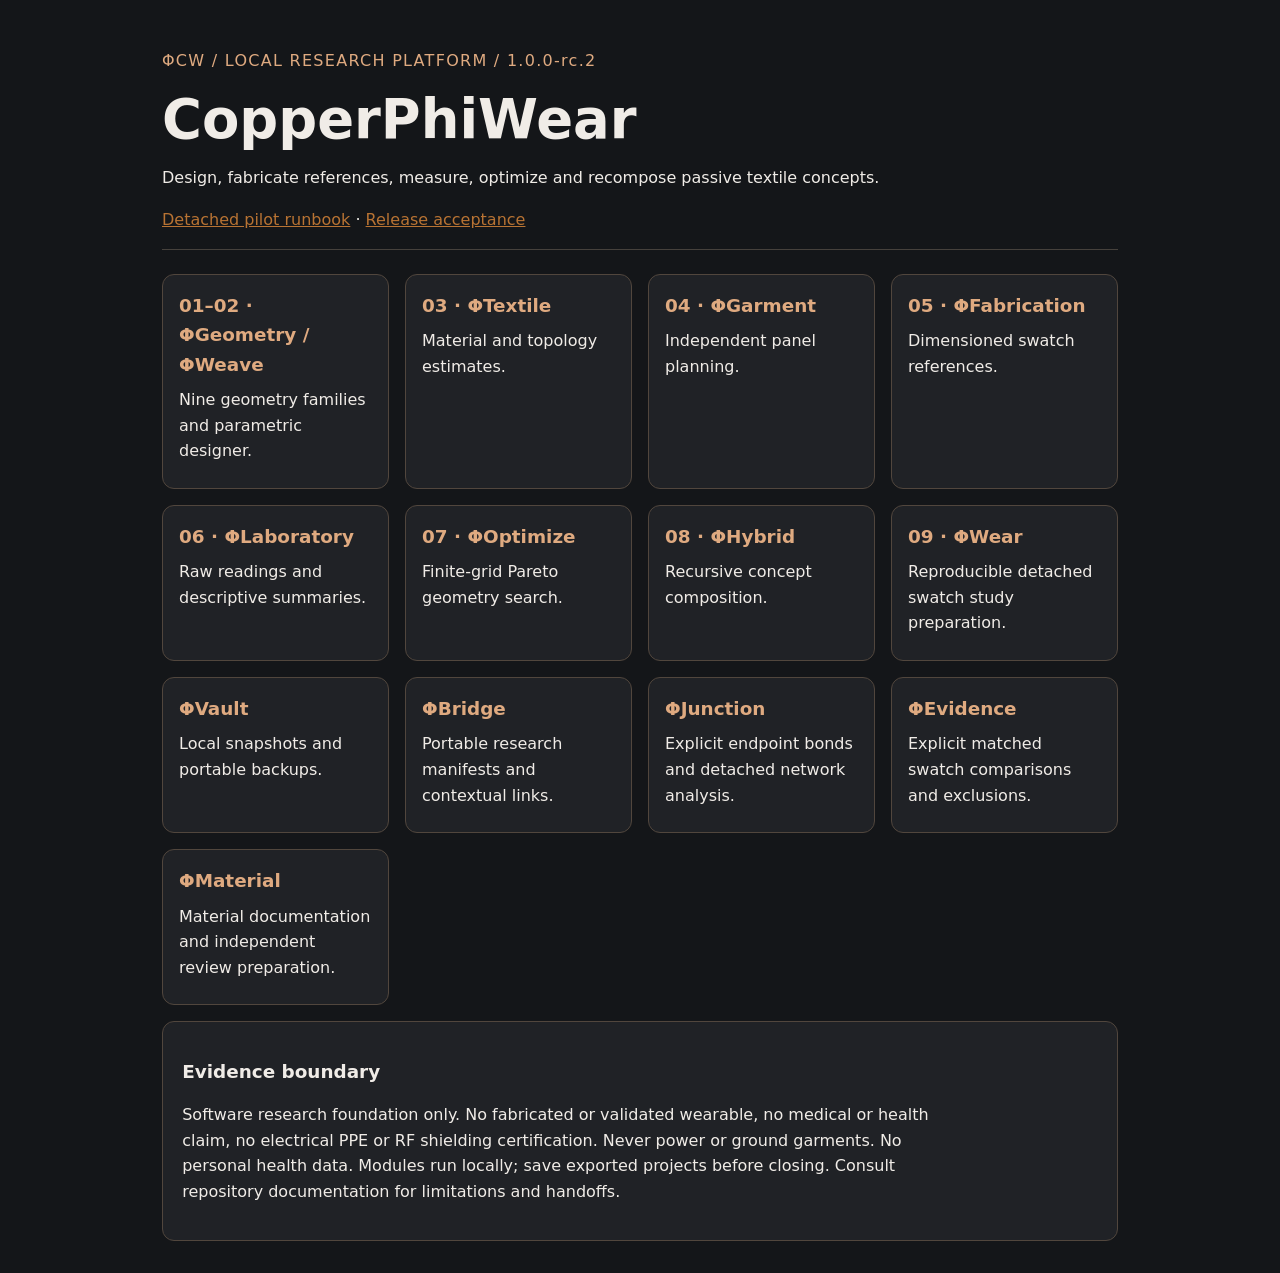
<file: index.html>
<!doctype html><html lang="en"><head><meta charset="utf-8"><meta name="viewport" content="width=device-width,initial-scale=1"><title>CopperPhiWear | Research Workbench</title><link rel="stylesheet" href="workbench/style.css"><style>.modules{display:grid;grid-template-columns:repeat(auto-fit,minmax(220px,1fr));gap:1rem}.modules a{display:block;border:1px solid #51463d;border-radius:12px;padding:1rem;background:#202226;color:#f0ece7;text-decoration:none}.modules a:hover,.modules a:focus-visible{border-color:#dfaa80;outline:2px solid #dfaa80}.modules h2{color:#dfaa80;margin:0}.modules p{margin:.5rem 0}</style></head><body><main><header><p class="eyebrow">ΦCW / LOCAL RESEARCH PLATFORM / 1.0.0-rc.2</p><h1>CopperPhiWear</h1><p>Design, fabricate references, measure, optimize and recompose passive textile concepts.</p><p><a style="color:#b87333" href="docs/pilot-runbook.md">Detached pilot runbook</a> · <a style="color:#b87333" href="docs/release.md">Release acceptance</a></p></header><section class="modules"><a href="workbench/index.html"><h2>01–02 · ΦGeometry / ΦWeave</h2><p>Nine geometry families and parametric designer.</p></a><a href="workbench/textile.html"><h2>03 · ΦTextile</h2><p>Material and topology estimates.</p></a><a href="workbench/garment.html"><h2>04 · ΦGarment</h2><p>Independent panel planning.</p></a><a href="workbench/fabrication.html"><h2>05 · ΦFabrication</h2><p>Dimensioned swatch references.</p></a><a href="workbench/laboratory.html"><h2>06 · ΦLaboratory</h2><p>Raw readings and descriptive summaries.</p></a><a href="workbench/optimize.html"><h2>07 · ΦOptimize</h2><p>Finite-grid Pareto geometry search.</p></a><a href="workbench/hybrid.html"><h2>08 · ΦHybrid</h2><p>Recursive concept composition.</p></a><a href="workbench/wear.html"><h2>09 · ΦWear</h2><p>Reproducible detached swatch study preparation.</p></a><a href="workbench/vault.html"><h2>ΦVault</h2><p>Local snapshots and portable backups.</p></a><a href="workbench/bridge.html"><h2>ΦBridge</h2><p>Portable research manifests and contextual links.</p></a><a href="workbench/junction.html"><h2>ΦJunction</h2><p>Explicit endpoint bonds and detached network analysis.</p></a><a href="workbench/evidence.html"><h2>ΦEvidence</h2><p>Explicit matched swatch comparisons and exclusions.</p></a><a href="workbench/material.html"><h2>ΦMaterial</h2><p>Material documentation and independent review preparation.</p></a></section><aside><h2>Evidence boundary</h2><p>Software research foundation only. No fabricated or validated wearable, no medical or health claim, no electrical PPE or RF shielding certification. Never power or ground garments. No personal health data. Modules run locally; save exported projects before closing. Consult repository documentation for limitations and handoffs.</p></aside></main></body></html>
</file>
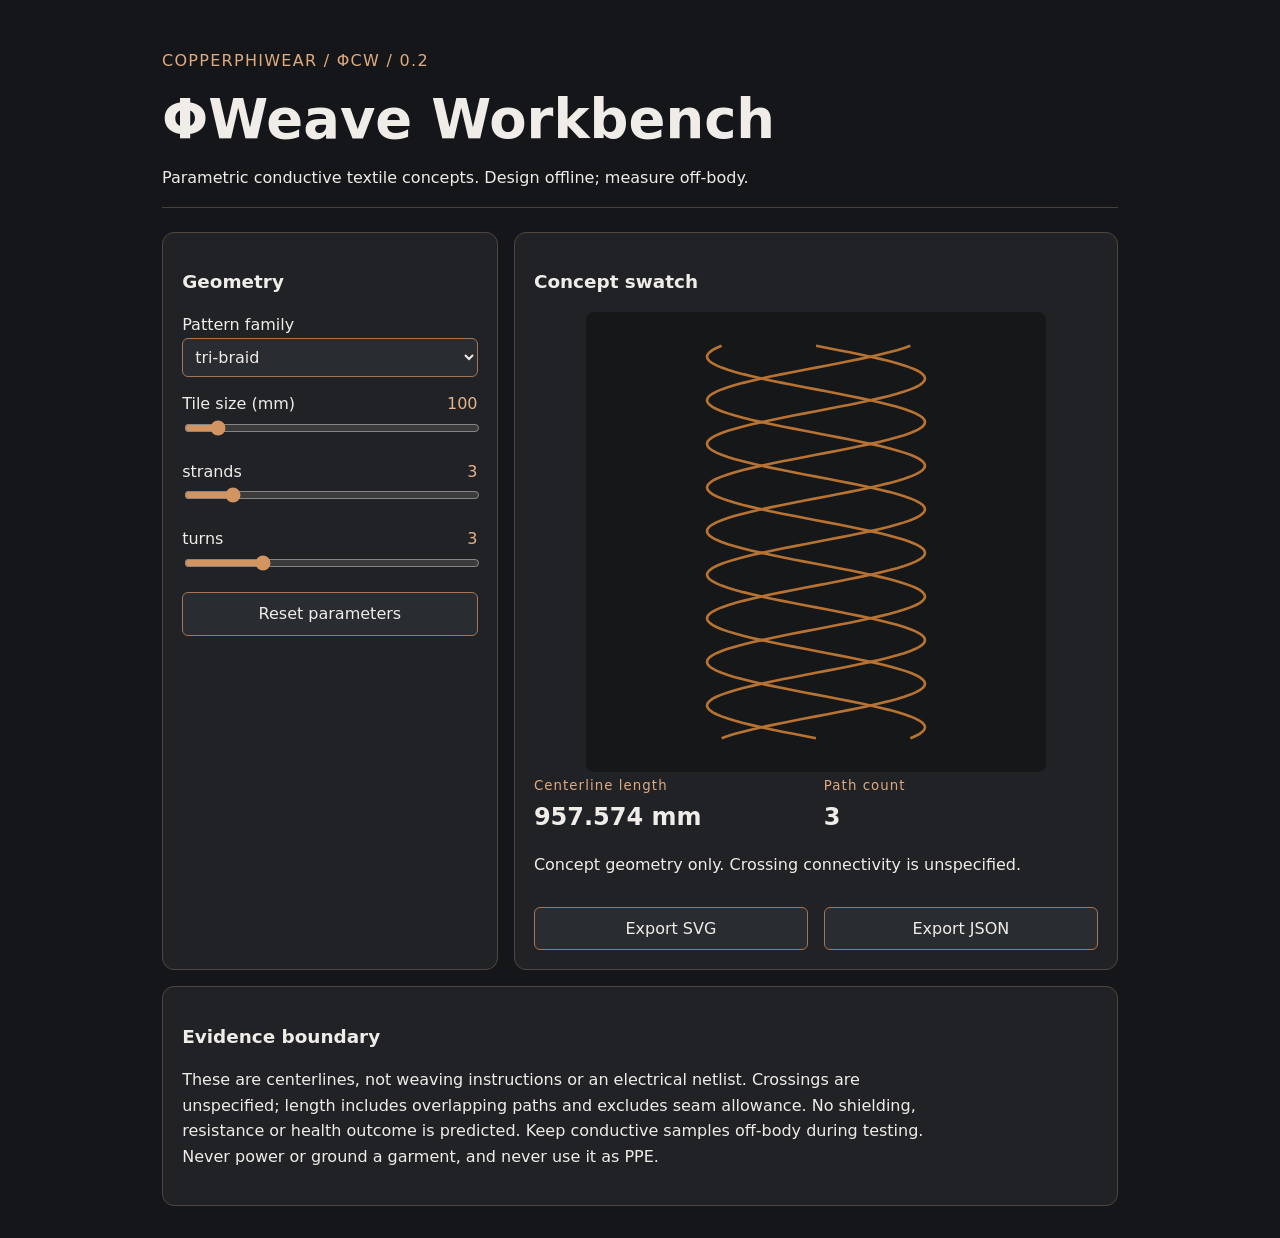
<file: workbench/index.html>
<!doctype html>
<html lang="en"><head><meta charset="utf-8"><meta name="viewport" content="width=device-width,initial-scale=1"><title>ΦWeave | CopperPhiWear</title><link rel="stylesheet" href="style.css"></head>
<body><main><header><p class="eyebrow">COPPERPHIWEAR / ΦCW / 0.2</p><h1>ΦWeave Workbench</h1><p>Parametric conductive textile concepts. Design offline; measure off-body.</p></header>
<section class="layout"><form id="controls"><h2>Geometry</h2><label for="pattern">Pattern family</label><select id="pattern"></select><div id="params"></div><button type="button" id="reset">Reset parameters</button></form>
<section><h2>Concept swatch</h2><div id="preview" role="img" aria-label="Generated pattern preview"></div><div class="metrics"><div><small>Centerline length</small><strong id="length"></strong></div><div><small>Path count</small><strong id="count"></strong></div></div><p id="note"></p><div class="actions"><button id="svg" type="button">Export SVG</button><button id="json" type="button">Export JSON</button></div></section></section>
<aside><h2>Evidence boundary</h2><p>These are centerlines, not weaving instructions or an electrical netlist. Crossings are unspecified; length includes overlapping paths and excludes seam allowance. No shielding, resistance or health outcome is predicted. Keep conductive samples off-body during testing. Never power or ground a garment, and never use it as PPE.</p></aside>
</main><script type="module" src="app.mjs"></script></body></html>
</file>
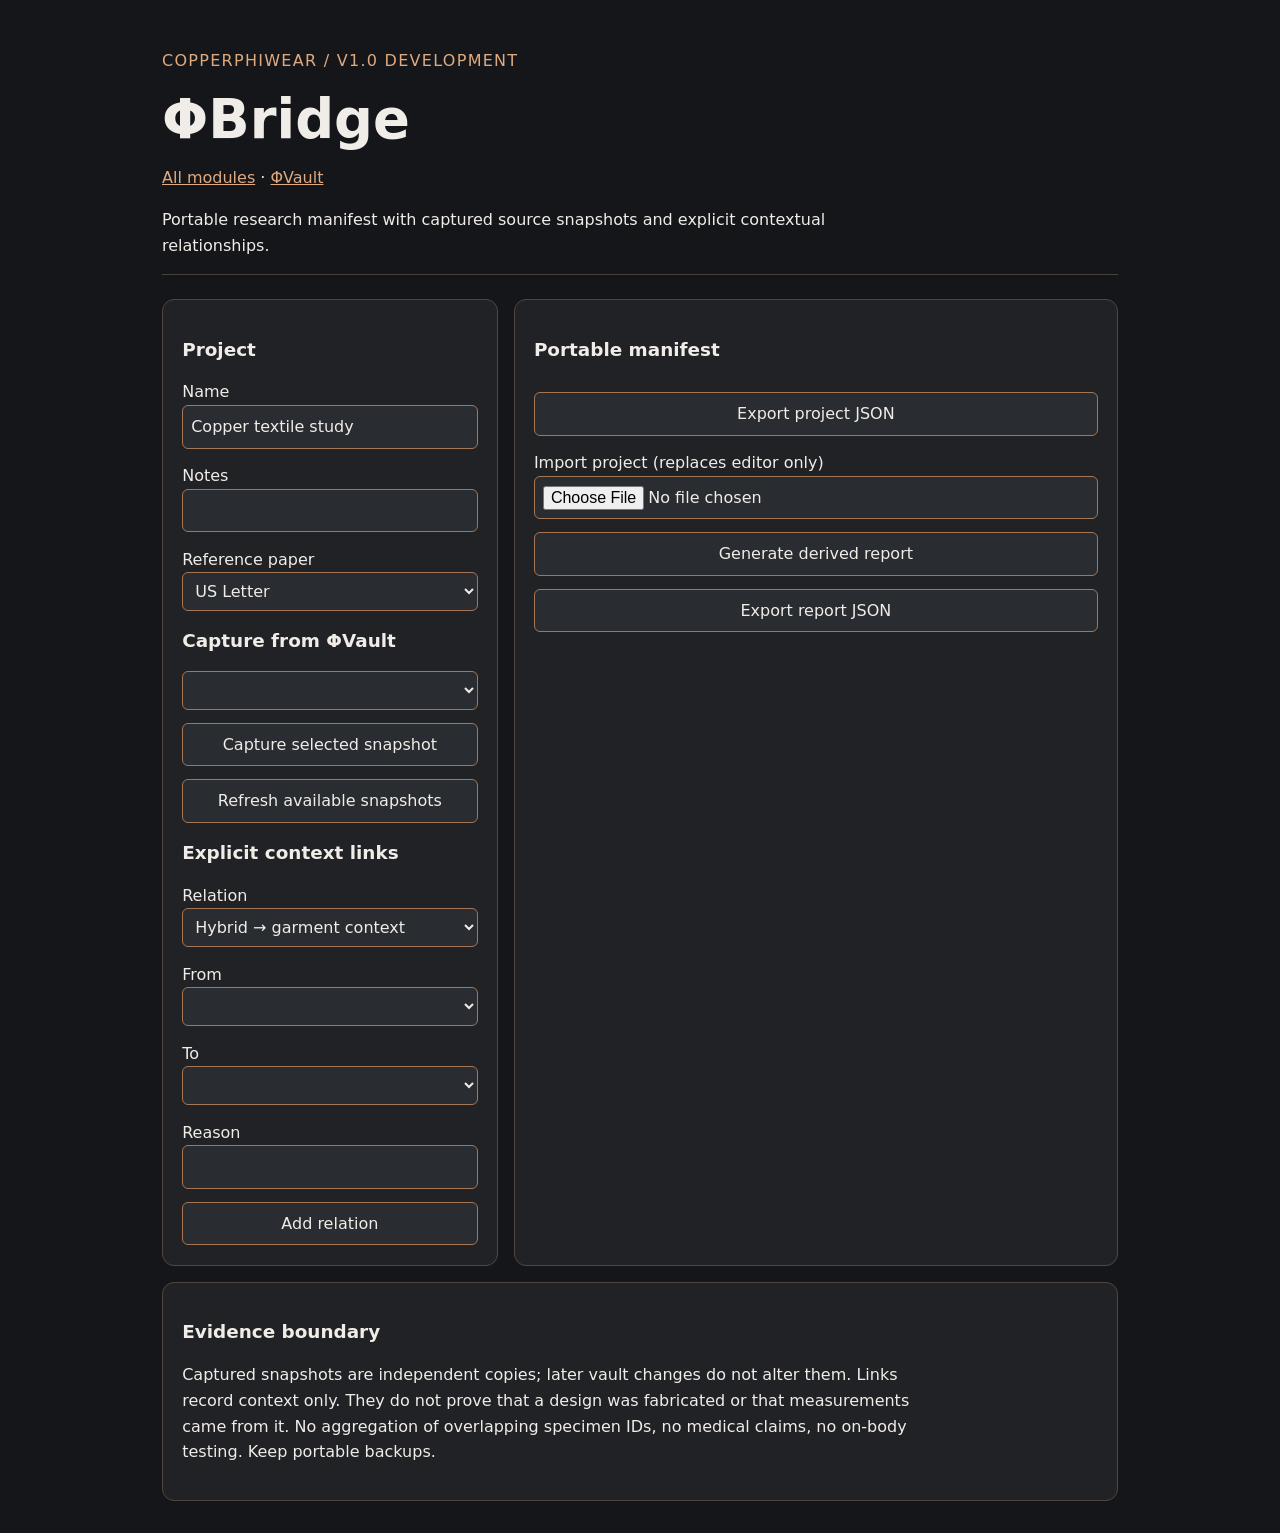
<file: workbench/bridge.html>
<!doctype html><html lang="en"><head><meta charset="utf-8"><meta name="viewport" content="width=device-width,initial-scale=1"><title>ΦBridge | CopperPhiWear</title><link rel="stylesheet" href="style.css"><style>a{color:#dfaa80}pre{white-space:pre-wrap;overflow-wrap:anywhere}input[type=checkbox]{width:auto}#records>div,#links>div{padding:.5rem;border-bottom:1px solid #51463d}</style></head><body><main><header><p class="eyebrow">COPPERPHIWEAR / V1.0 DEVELOPMENT</p><h1>ΦBridge</h1><p><a href="../index.html">All modules</a> · <a href="vault.html">ΦVault</a></p><p>Portable research manifest with captured source snapshots and explicit contextual relationships.</p></header><section class="layout"><section><h2>Project</h2><label>Name<input id="name" maxlength="100" value="Copper textile study"></label><label>Notes<input id="notes" maxlength="2000"></label><label>Reference paper<select id="paper"><option value="letter">US Letter</option><option value="a4">A4</option></select></label><h2>Capture from ΦVault</h2><select id="available" aria-label="Available vault snapshots"></select><button id="capture">Capture selected snapshot</button><button id="refresh">Refresh available snapshots</button><div id="records"></div><h2>Explicit context links</h2><label>Relation<select id="kind"><option value="design-context">Hybrid → garment context</option><option value="measurement-context">Design → laboratory context</option></select></label><label>From<select id="from"></select></label><label>To<select id="to"></select></label><label>Reason<input id="reason" maxlength="500"></label><button id="link">Add relation</button><div id="links"></div></section><section><h2>Portable manifest</h2><button id="export">Export project JSON</button><label>Import project (replaces editor only)<input id="import" type="file" accept=".json,application/json"></label><button id="report">Generate derived report</button><button id="reportExport" disabled>Export report JSON</button><p id="status" role="status"></p><pre id="summary"></pre></section></section><aside><h2>Evidence boundary</h2><p>Captured snapshots are independent copies; later vault changes do not alter them. Links record context only. They do not prove that a design was fabricated or that measurements came from it. No aggregation of overlapping specimen IDs, no medical claims, no on-body testing. Keep portable backups.</p></aside></main><script type="module" src="bridge-app.mjs"></script></body></html>
</file>
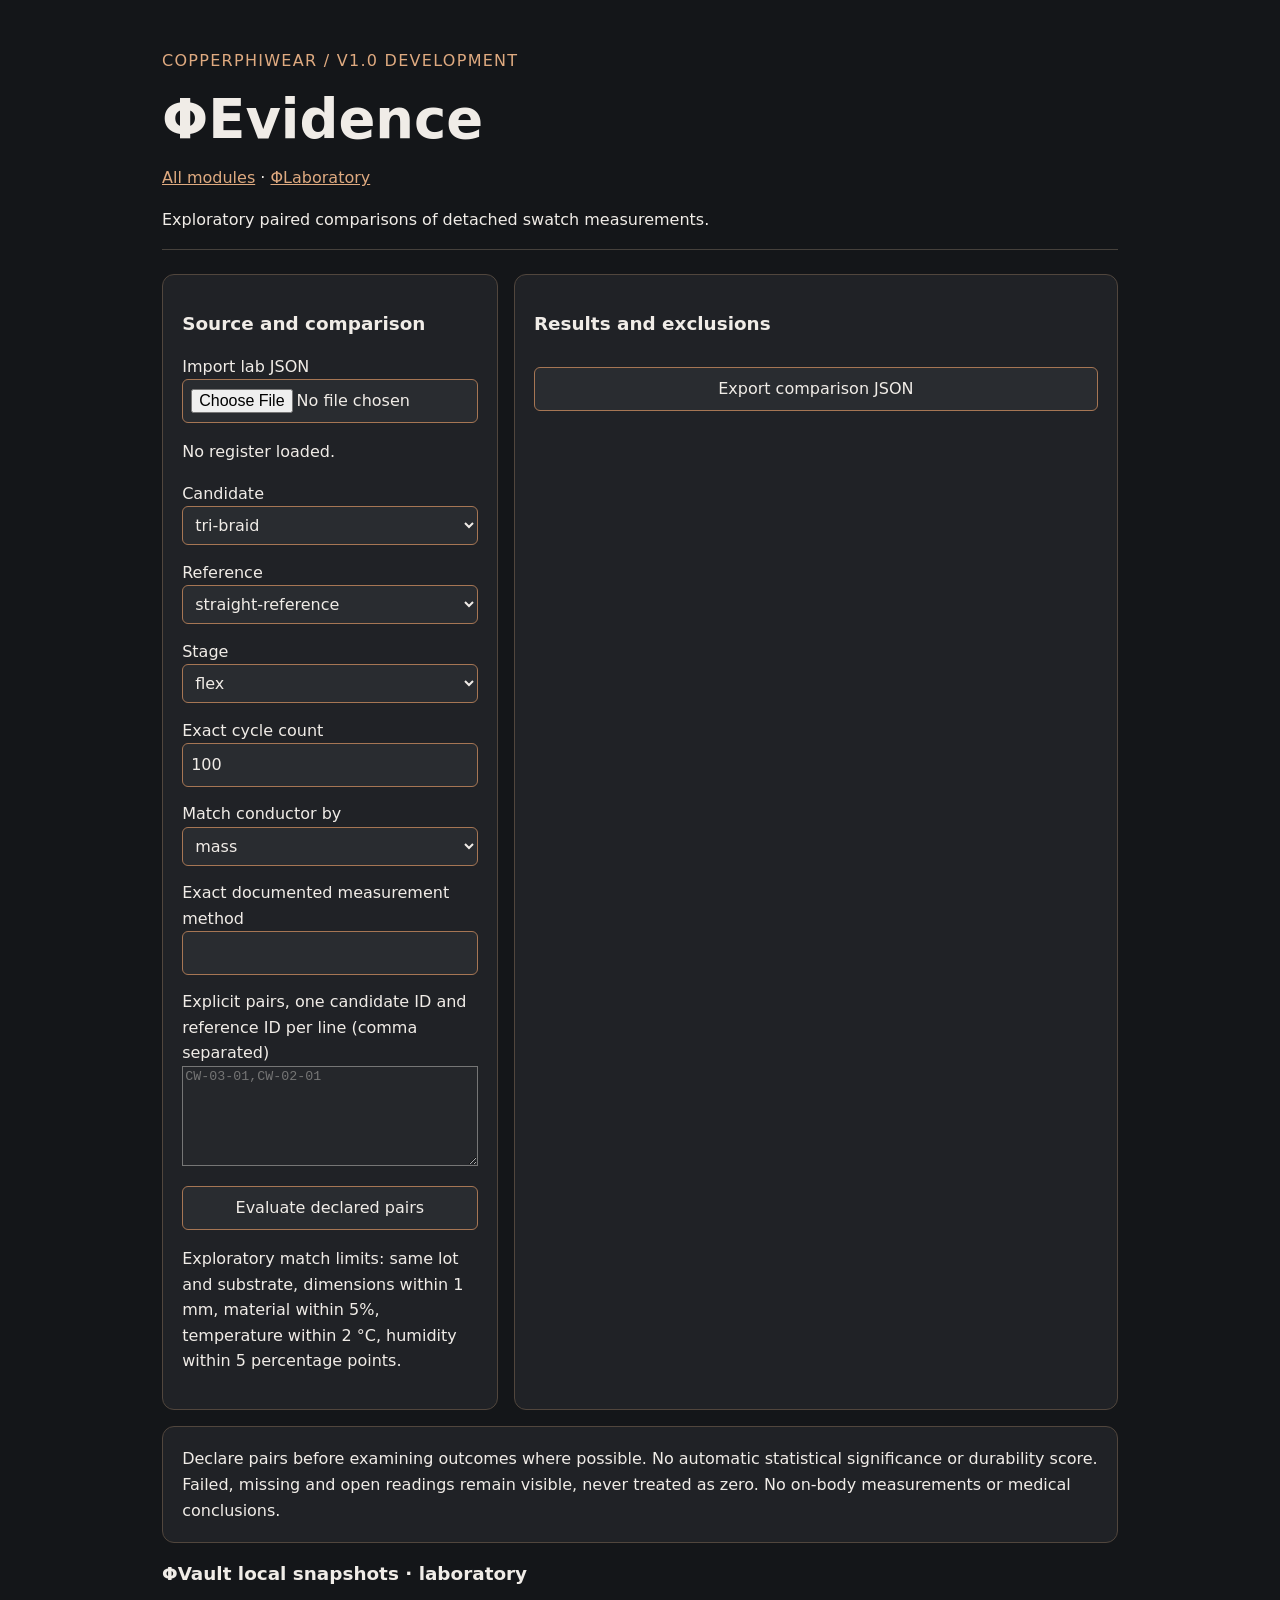
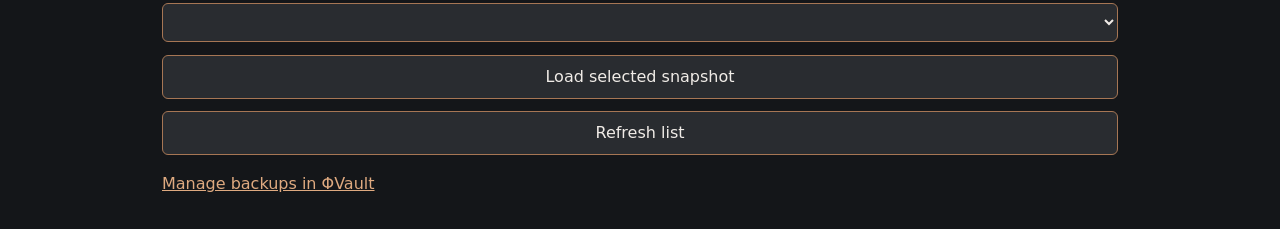
<file: workbench/evidence.html>
<!doctype html><html lang="en"><head><meta charset="utf-8"><meta name="viewport" content="width=device-width,initial-scale=1"><title>ΦEvidence | CopperPhiWear</title><link rel="stylesheet" href="style.css"><style>a{color:#dfaa80}pre{white-space:pre-wrap;overflow-wrap:anywhere}textarea{width:100%;min-height:100px;background:#25272b;color:#eee}</style></head><body><main><header><p class="eyebrow">COPPERPHIWEAR / V1.0 DEVELOPMENT</p><h1>ΦEvidence</h1><p><a href="../index.html">All modules</a> · <a href="laboratory.html">ΦLaboratory</a></p><p>Exploratory paired comparisons of detached swatch measurements.</p></header><section class="layout"><section><h2>Source and comparison</h2><label>Import lab JSON<input type="file" id="file" accept=".json,application/json"></label><p id="source" role="status">No register loaded.</p><label>Candidate<select id="candidate"></select></label><label>Reference<select id="reference"></select></label><label>Stage<select id="stage"><option>flex</option><option>abrasion</option></select></label><label>Exact cycle count<input type="number" id="cycles" min="1" step="1" value="100"></label><label>Match conductor by<select id="match"><option>mass</option><option>length</option></select></label><label>Exact documented measurement method<input id="method" maxlength="200"></label><label>Explicit pairs, one candidate ID and reference ID per line (comma separated)<textarea id="pairs" placeholder="CW-03-01,CW-02-01"></textarea></label><button id="compare" disabled>Evaluate declared pairs</button><p>Exploratory match limits: same lot and substrate, dimensions within 1 mm, material within 5%, temperature within 2 °C, humidity within 5 percentage points.</p></section><section><h2>Results and exclusions</h2><p id="status" role="status"></p><pre id="specimens"></pre><pre id="result"></pre><button id="export" disabled>Export comparison JSON</button></section></section><aside>Declare pairs before examining outcomes where possible. No automatic statistical significance or durability score. Failed, missing and open readings remain visible, never treated as zero. No on-body measurements or medical conclusions.</aside></main><script type="module" src="evidence-app.mjs"></script></body></html>
</file>
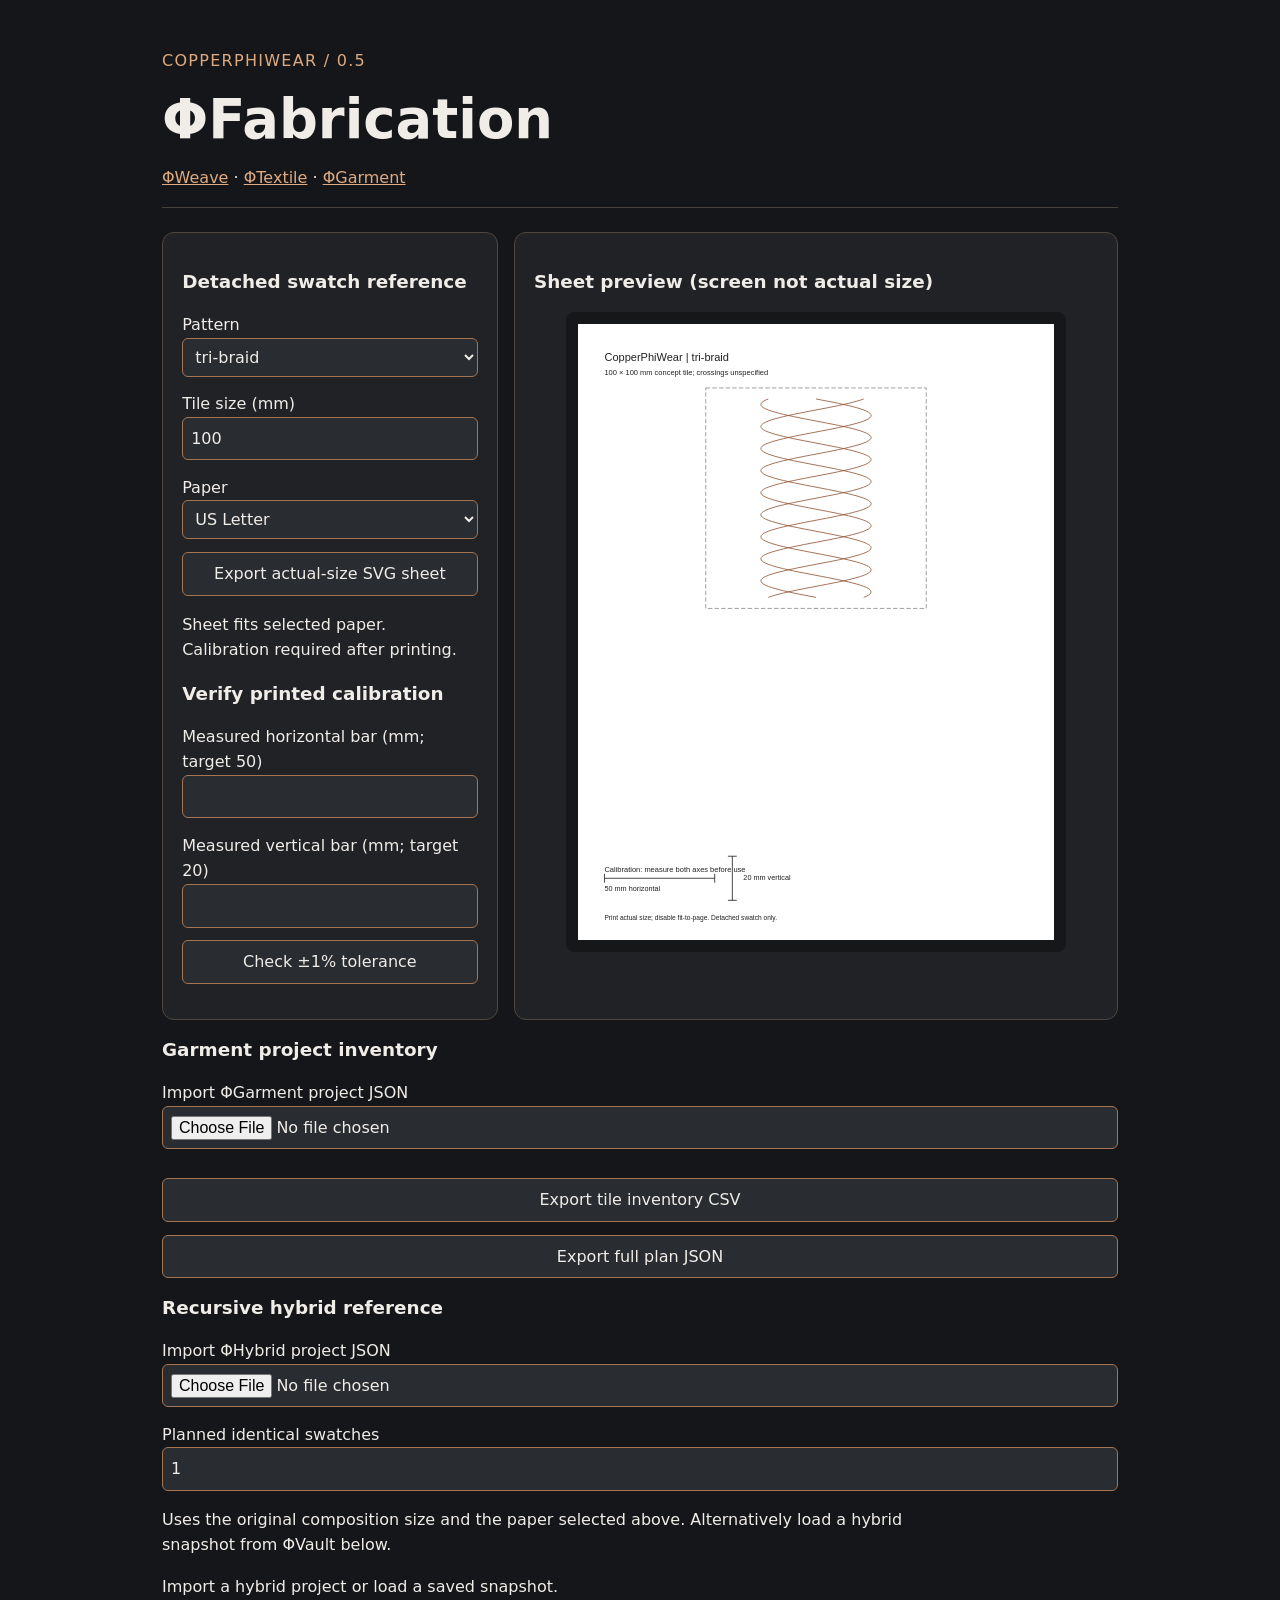
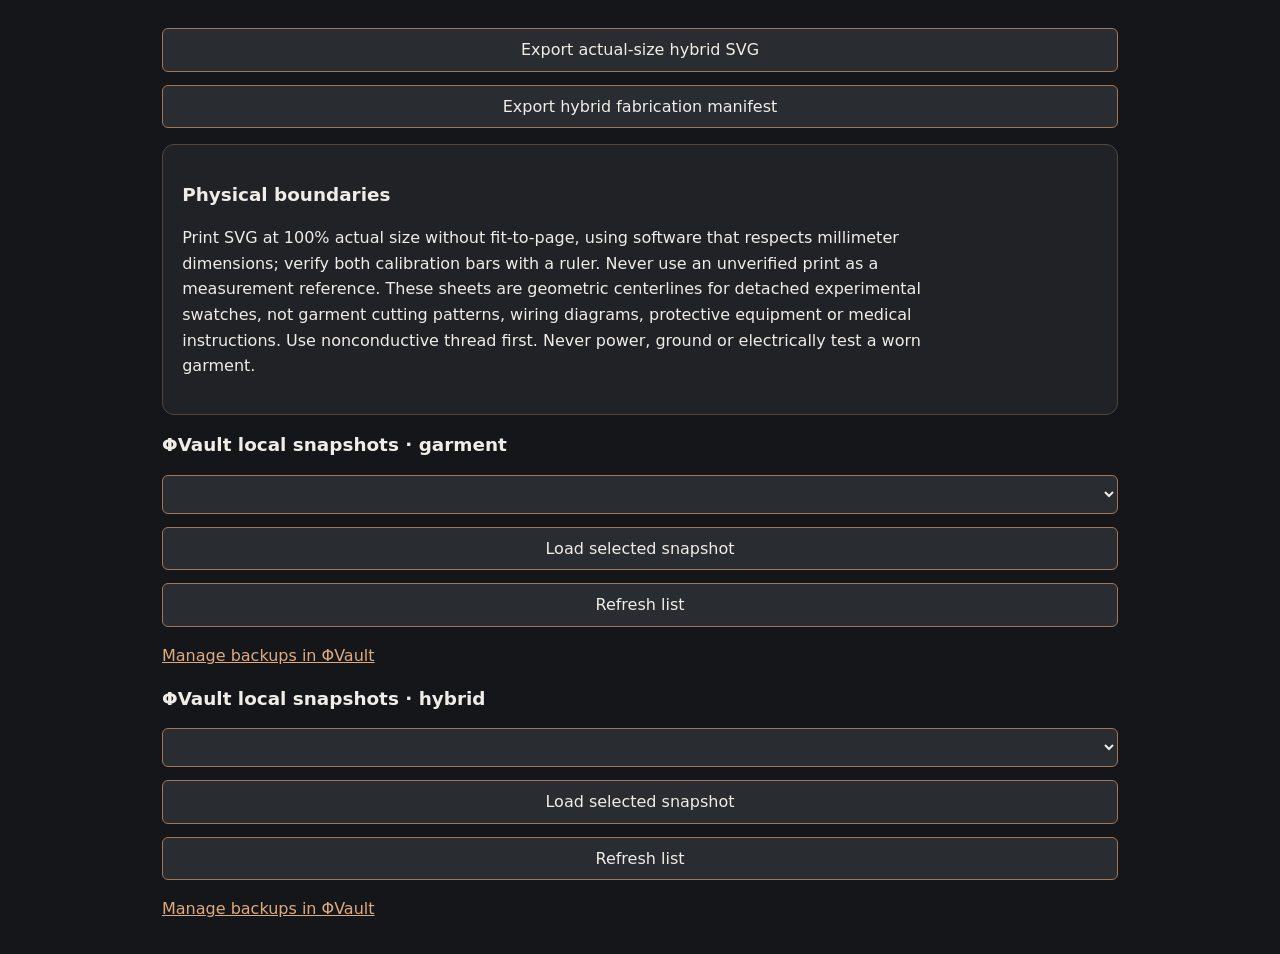
<file: workbench/fabrication.html>
<!doctype html><html lang="en"><head><meta charset="utf-8"><meta name="viewport" content="width=device-width,initial-scale=1"><title>ΦFabrication | CopperPhiWear</title><link rel="stylesheet" href="style.css"><style>a{color:#dfaa80}pre{white-space:pre-wrap;overflow-wrap:anywhere}#preview svg{width:100%;height:auto}.sheet{background:white;color:#222}#preview{max-width:500px}#references button{margin-top:.4rem}</style></head><body><main><header><p class="eyebrow">COPPERPHIWEAR / 0.5</p><h1>ΦFabrication</h1><p><a href="index.html">ΦWeave</a> · <a href="textile.html">ΦTextile</a> · <a href="garment.html">ΦGarment</a></p></header><section class="layout"><section><h2>Detached swatch reference</h2><label for="pattern">Pattern</label><select id="pattern"></select><label for="size">Tile size (mm)</label><input id="size" type="number" min="10" max="1000" step="1" value="100"><label for="paper">Paper</label><select id="paper"><option value="letter">US Letter</option><option value="a4">A4</option></select><button id="svg" disabled>Export actual-size SVG sheet</button><p id="sheetStatus" role="status"></p><h2>Verify printed calibration</h2><label for="horizontal">Measured horizontal bar (mm; target 50)</label><input id="horizontal" type="number" min=".01" step="any"><label for="vertical">Measured vertical bar (mm; target 20)</label><input id="vertical" type="number" min=".01" step="any"><button id="calibrate">Check ±1% tolerance</button><p id="calStatus" role="status"></p></section><section><h2>Sheet preview (screen not actual size)</h2><div id="preview" role="img" aria-label="Print sheet preview"></div></section></section><section><h2>Garment project inventory</h2><label for="project">Import ΦGarment project JSON</label><input id="project" type="file" accept=".json,application/json"><p id="status" role="status"></p><div id="references"></div><pre id="inventory"></pre><button id="csv" disabled>Export tile inventory CSV</button><button id="json" disabled>Export full plan JSON</button></section><section><h2>Recursive hybrid reference</h2><label for="hybridFile">Import ΦHybrid project JSON</label><input id="hybridFile" type="file" accept=".json,application/json"><label for="hybridQuantity">Planned identical swatches</label><input id="hybridQuantity" type="number" min="1" max="99" step="1" value="1"><p>Uses the original composition size and the paper selected above. Alternatively load a hybrid snapshot from ΦVault below.</p><p id="hybridStatus" role="status"></p><div id="hybridPreview" style="max-width:500px;background:white" role="img" aria-label="Hybrid reference preview"></div><style>#hybridPreview svg{width:100%;height:auto}</style><pre id="hybridInfo"></pre><button id="hybridSvg" disabled>Export actual-size hybrid SVG</button><button id="hybridJson" disabled>Export hybrid fabrication manifest</button></section><aside><h2>Physical boundaries</h2><p>Print SVG at 100% actual size without fit-to-page, using software that respects millimeter dimensions; verify both calibration bars with a ruler. Never use an unverified print as a measurement reference. These sheets are geometric centerlines for detached experimental swatches, not garment cutting patterns, wiring diagrams, protective equipment or medical instructions. Use nonconductive thread first. Never power, ground or electrically test a worn garment.</p></aside></main><script type="module" src="fabrication-app.mjs"></script></body></html>
</file>
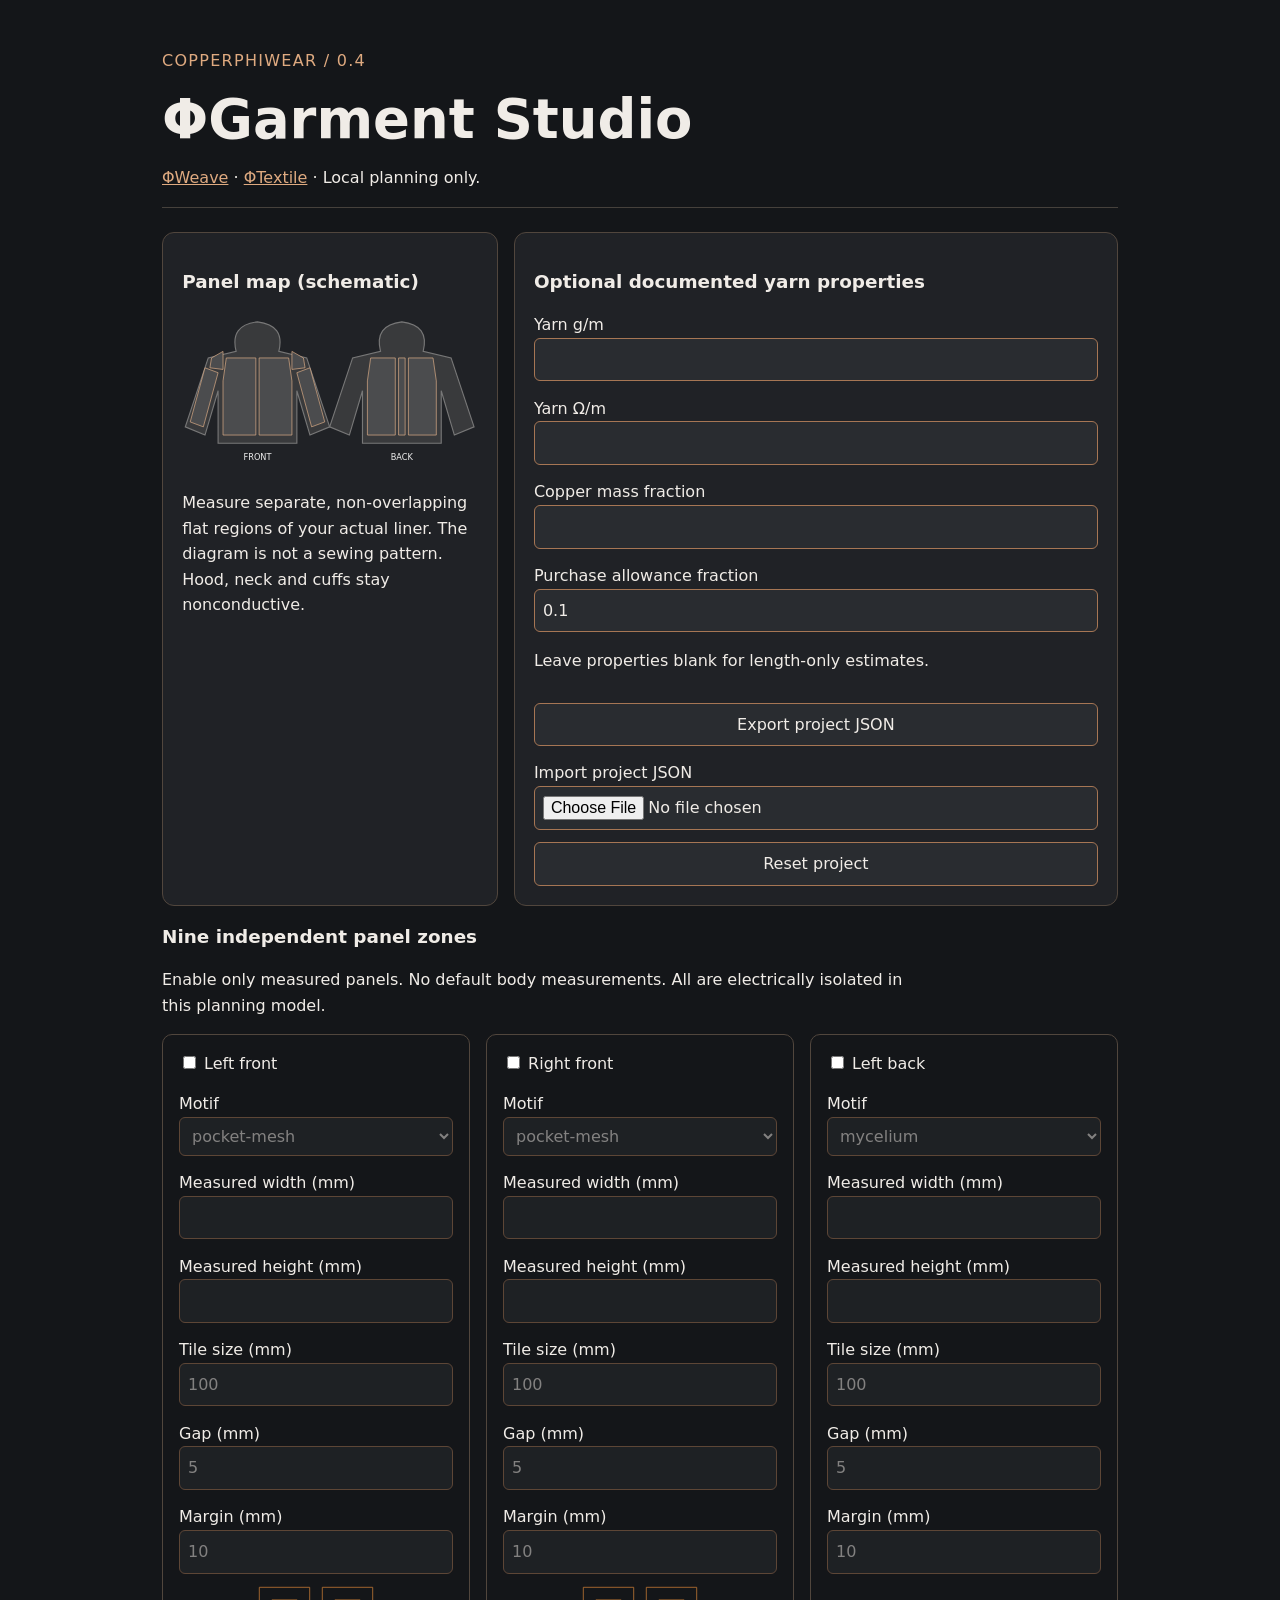
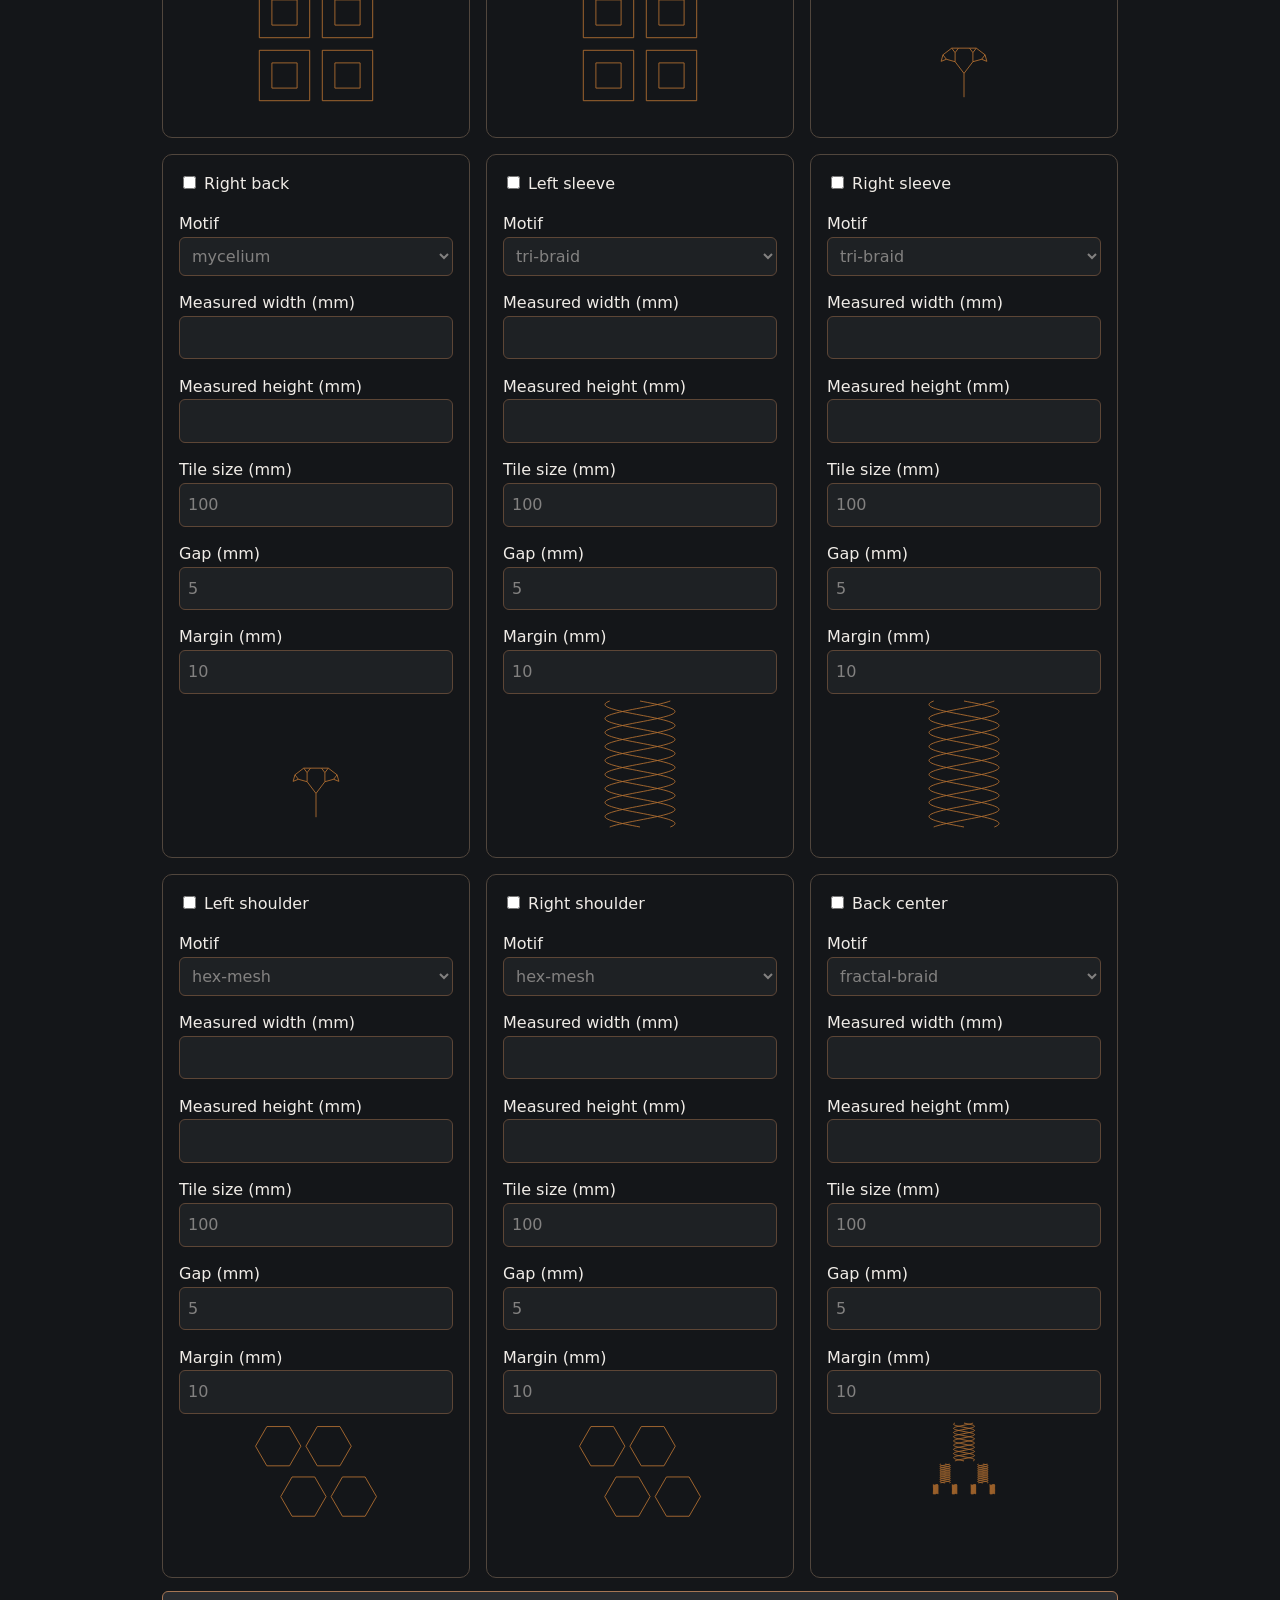
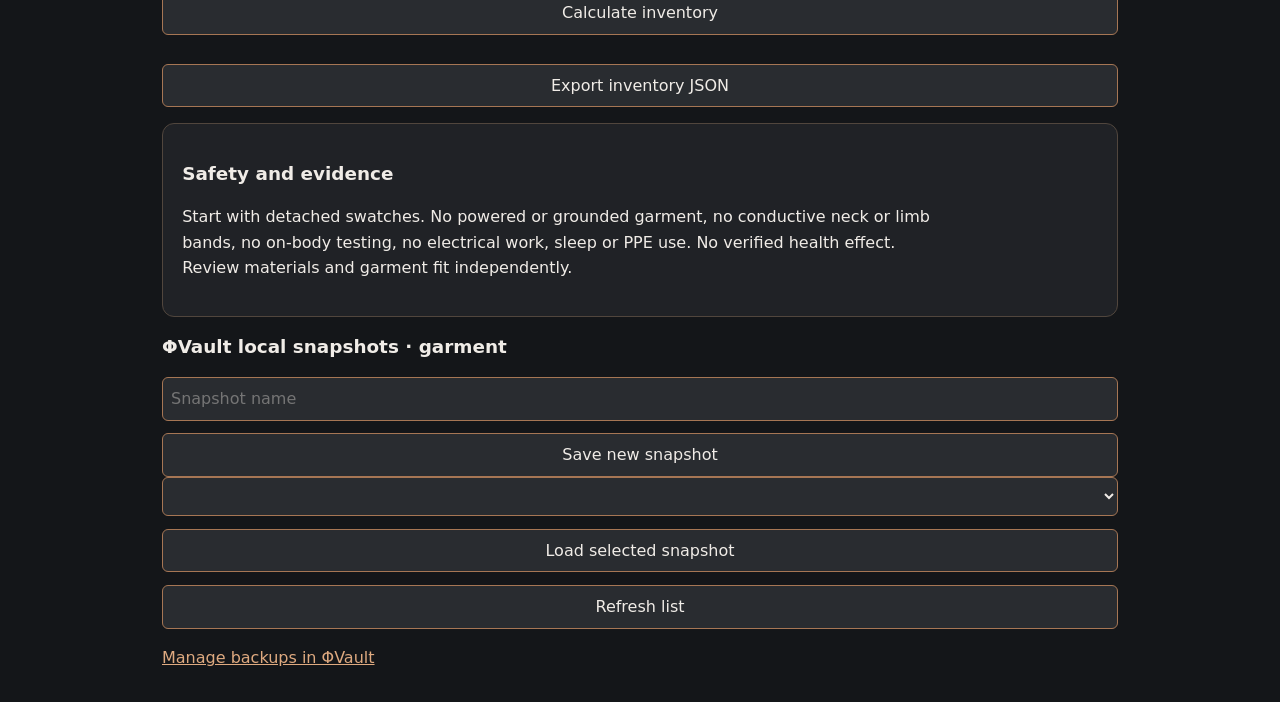
<file: workbench/garment.html>
<!doctype html><html lang="en"><head><meta charset="utf-8"><meta name="viewport" content="width=device-width,initial-scale=1"><title>ΦGarment Studio</title><link rel="stylesheet" href="style.css"><style>.zone-grid{display:grid;grid-template-columns:repeat(auto-fit,minmax(230px,1fr));gap:1rem}.zone{border:1px solid #51463d;border-radius:10px;padding:1rem}.zone svg{width:100%;max-height:140px}.zone label:first-child{margin-top:0}.zone input[type=checkbox]{width:auto}.zone select:disabled,.zone input:disabled{opacity:.5}.layout{margin-top:1rem}.map{max-width:360px;margin:auto}.map svg{width:100%;height:auto}pre{white-space:pre-wrap;overflow-wrap:anywhere}a{color:#dfaa80}</style></head>
<body><main><header><p class="eyebrow">COPPERPHIWEAR / 0.4</p><h1>ΦGarment Studio</h1><p><a href="index.html">ΦWeave</a> · <a href="textile.html">ΦTextile</a> · Local planning only.</p></header>
<section class="layout"><section><h2>Panel map (schematic)</h2><div class="map" id="map"></div><p>Measure separate, non-overlapping flat regions of your actual liner. The diagram is not a sewing pattern. Hood, neck and cuffs stay nonconductive.</p></section>
<section><h2>Optional documented yarn properties</h2><div id="material"></div><p>Leave properties blank for length-only estimates.</p><button id="save">Export project JSON</button><label for="load">Import project JSON</label><input id="load" type="file" accept=".json,application/json"><button id="reset">Reset project</button></section></section>
<h2>Nine independent panel zones</h2><p>Enable only measured panels. No default body measurements. All are electrically isolated in this planning model.</p><div class="zone-grid" id="panels"></div>
<section><button id="calculate">Calculate inventory</button><p id="status" role="status"></p><pre id="results"></pre><button id="report" disabled>Export inventory JSON</button></section><aside><h2>Safety and evidence</h2><p>Start with detached swatches. No powered or grounded garment, no conductive neck or limb bands, no on-body testing, no electrical work, sleep or PPE use. No verified health effect. Review materials and garment fit independently.</p></aside></main><script type="module" src="garment-app.mjs"></script></body></html>
</file>
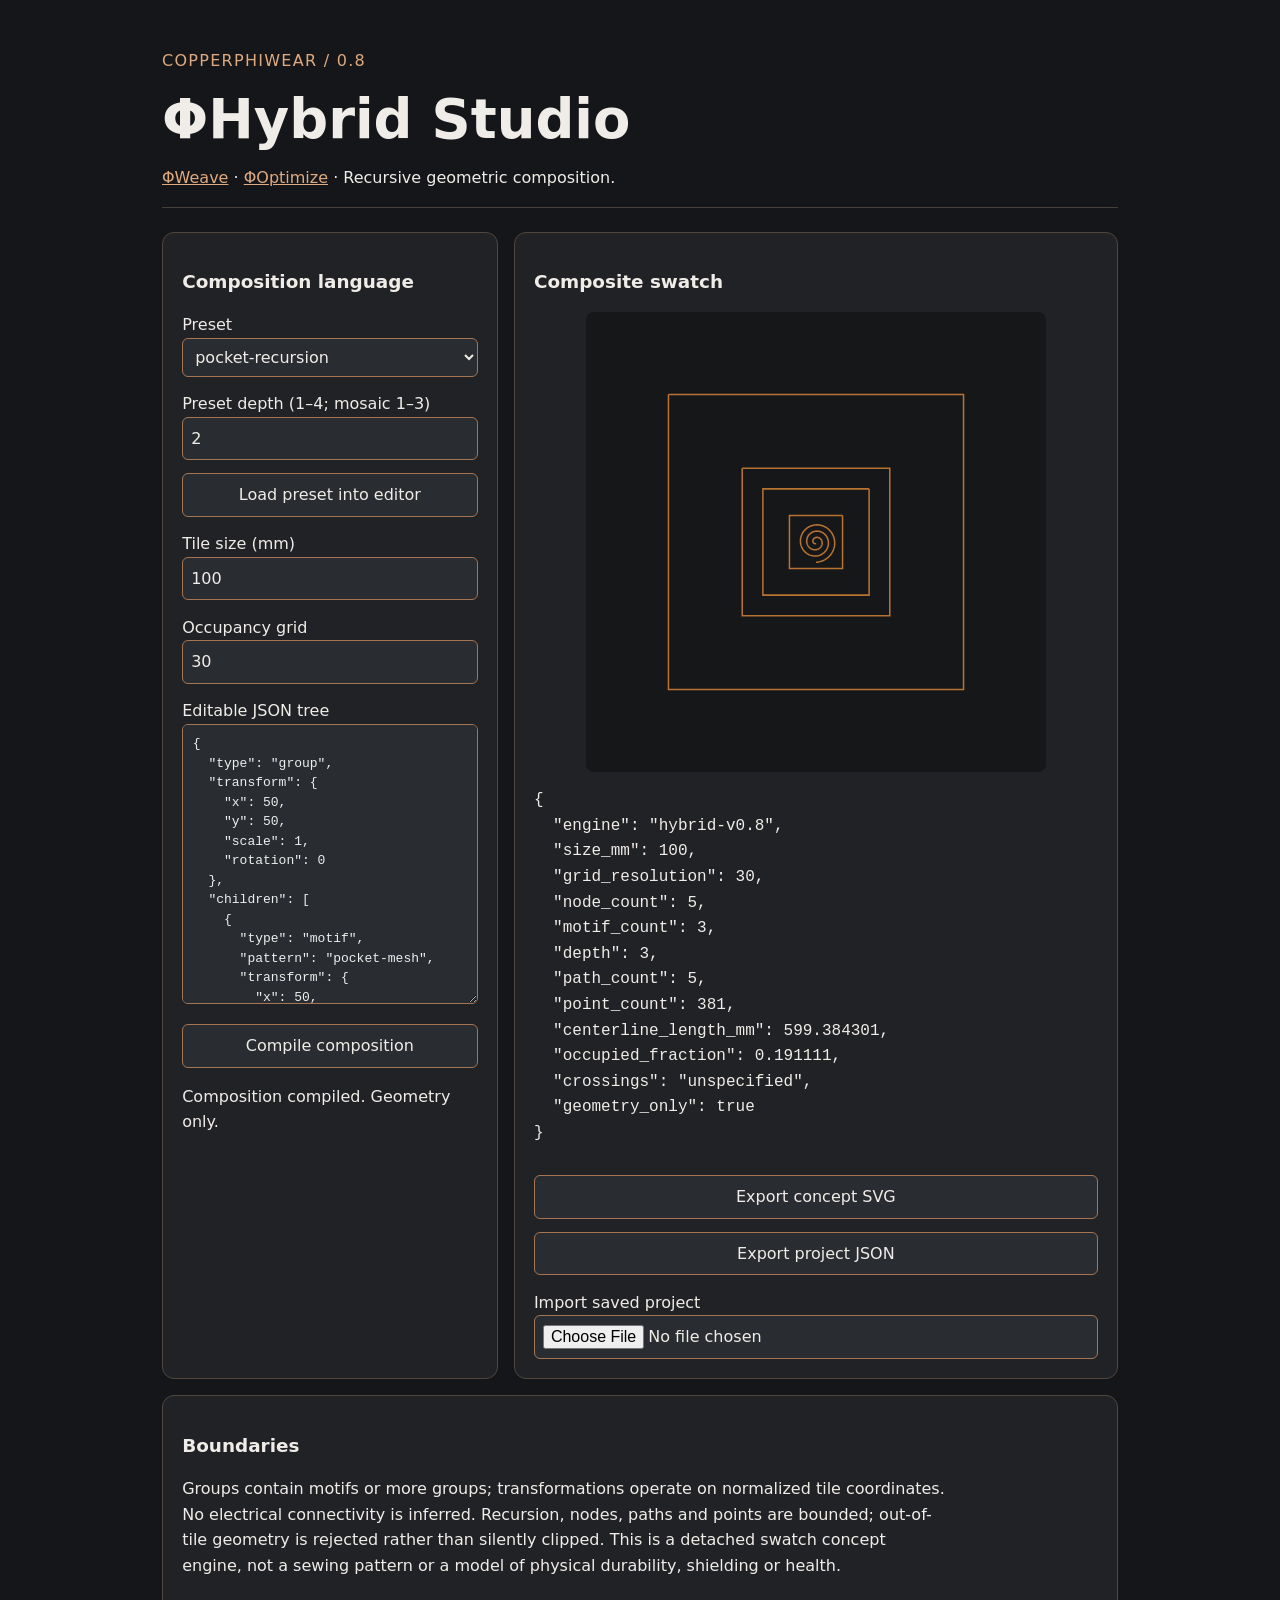
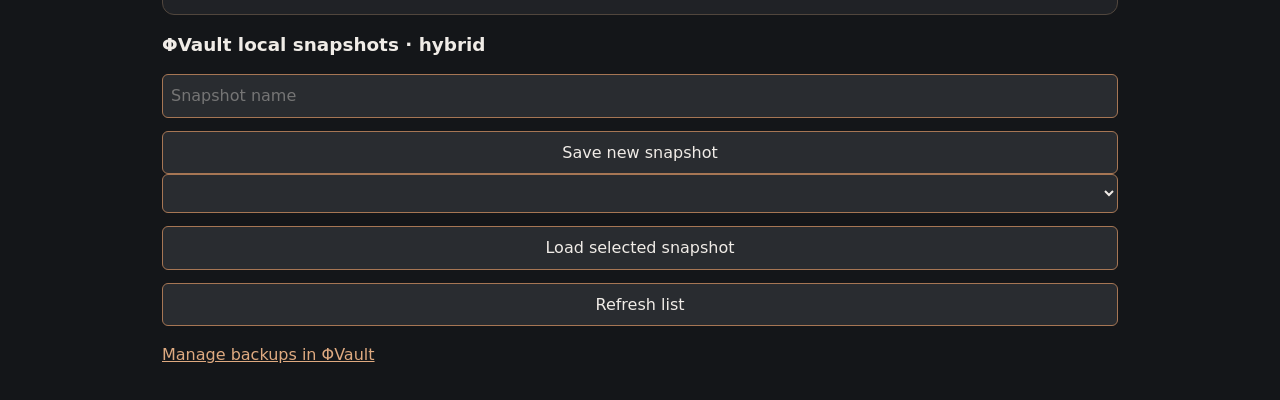
<file: workbench/hybrid.html>
<!doctype html><html lang="en"><head><meta charset="utf-8"><meta name="viewport" content="width=device-width,initial-scale=1"><title>ΦHybrid | CopperPhiWear</title><link rel="stylesheet" href="style.css"><style>a{color:#dfaa80}textarea{width:100%;min-height:280px;background:#292c30;color:#eee;border:1px solid #a67654;border-radius:6px;font:13px/1.5 monospace;padding:.6rem}pre{white-space:pre-wrap;overflow-wrap:anywhere}#preview svg{width:100%;height:auto}</style></head><body><main><header><p class="eyebrow">COPPERPHIWEAR / 0.8</p><h1>ΦHybrid Studio</h1><p><a href="index.html">ΦWeave</a> · <a href="optimize.html">ΦOptimize</a> · Recursive geometric composition.</p></header><section class="layout"><section><h2>Composition language</h2><label for="preset">Preset</label><select id="preset"></select><label for="depth">Preset depth (1–4; mosaic 1–3)</label><input id="depth" type="number" min="1" max="4" step="1" value="2"><button id="load">Load preset into editor</button><label for="size">Tile size (mm)</label><input id="size" type="number" min="10" max="1000" value="100"><label for="resolution">Occupancy grid</label><input id="resolution" type="number" min="10" max="60" value="30"><label for="tree">Editable JSON tree</label><textarea id="tree" spellcheck="false"></textarea><button id="compile">Compile composition</button><p id="status" role="status"></p></section><section><h2>Composite swatch</h2><div id="preview" role="img" aria-label="Compiled textile geometry"></div><pre id="metrics"></pre><button id="svg" disabled>Export concept SVG</button><button id="json" disabled>Export project JSON</button><label for="import">Import saved project</label><input id="import" type="file" accept=".json,application/json"></section></section><aside><h2>Boundaries</h2><p>Groups contain motifs or more groups; transformations operate on normalized tile coordinates. No electrical connectivity is inferred. Recursion, nodes, paths and points are bounded; out-of-tile geometry is rejected rather than silently clipped. This is a detached swatch concept engine, not a sewing pattern or a model of physical durability, shielding or health.</p></aside></main><script type="module" src="hybrid-app.mjs"></script></body></html>
</file>
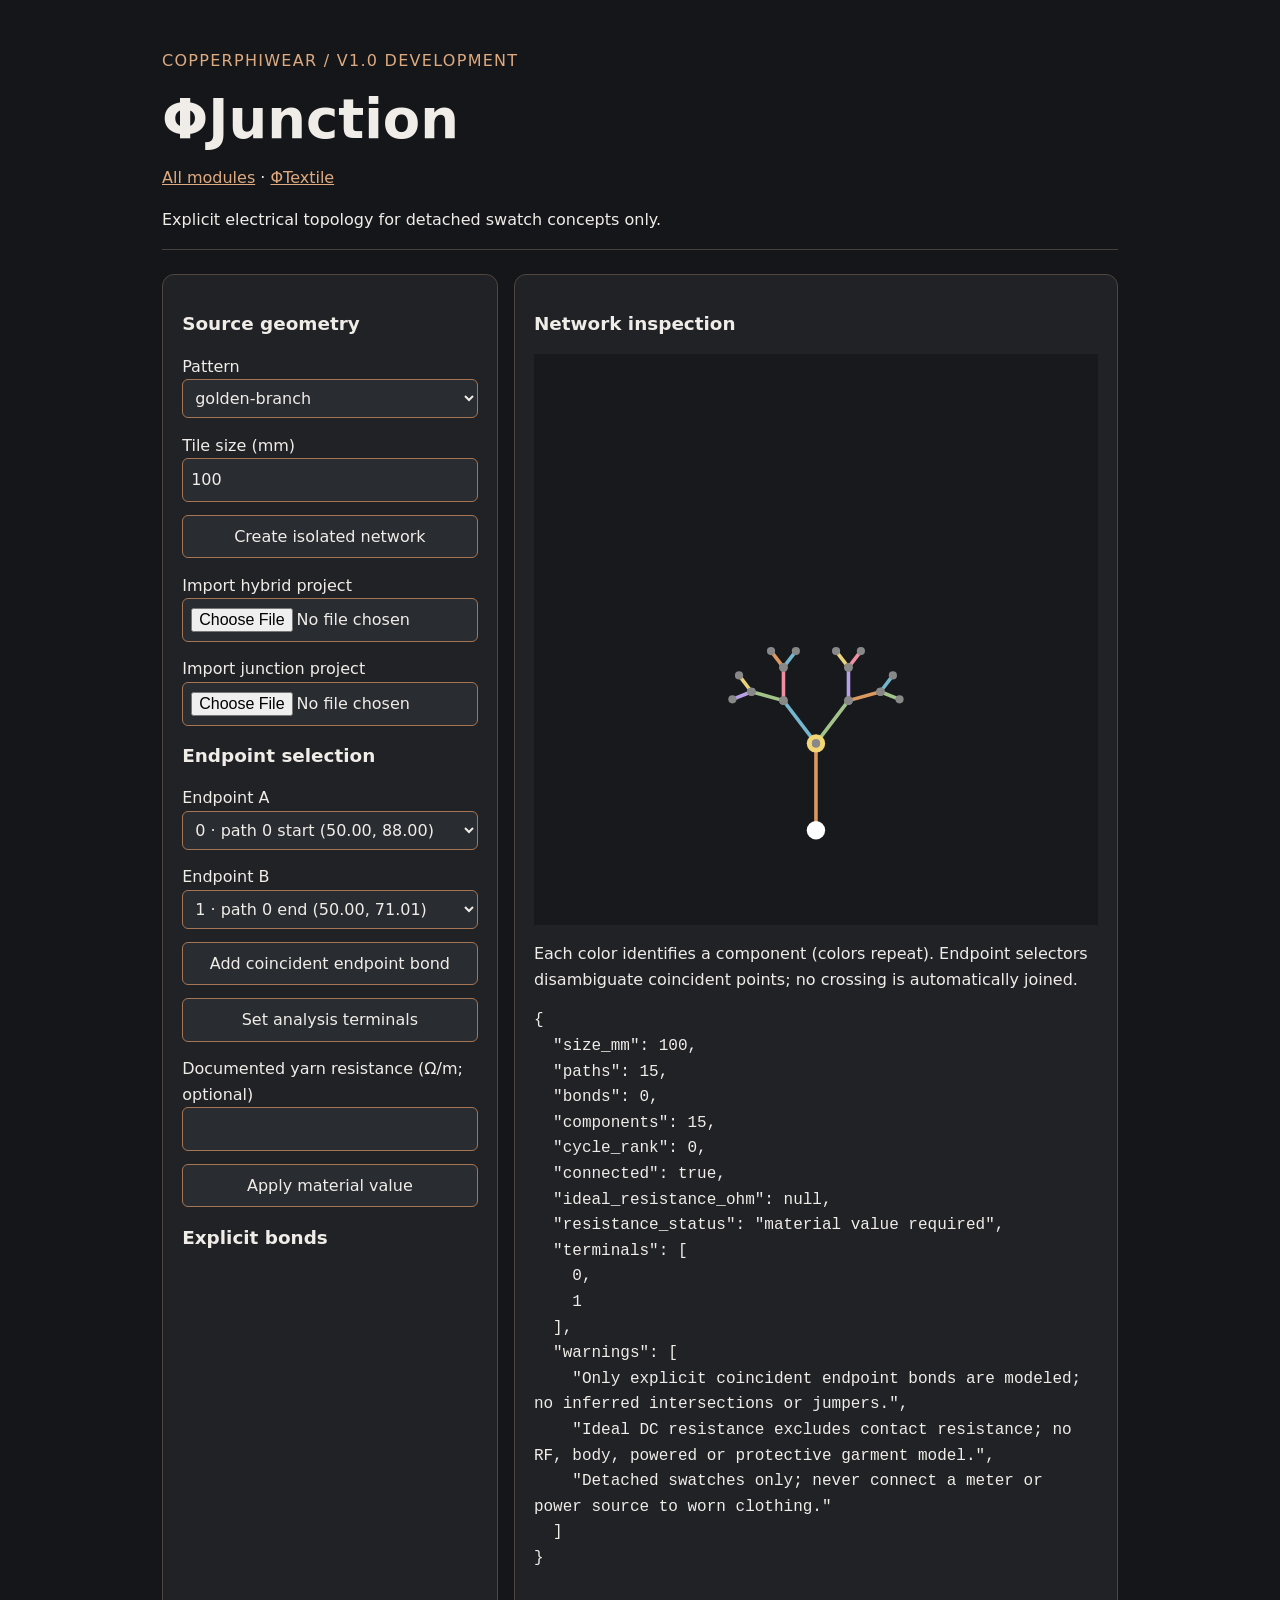
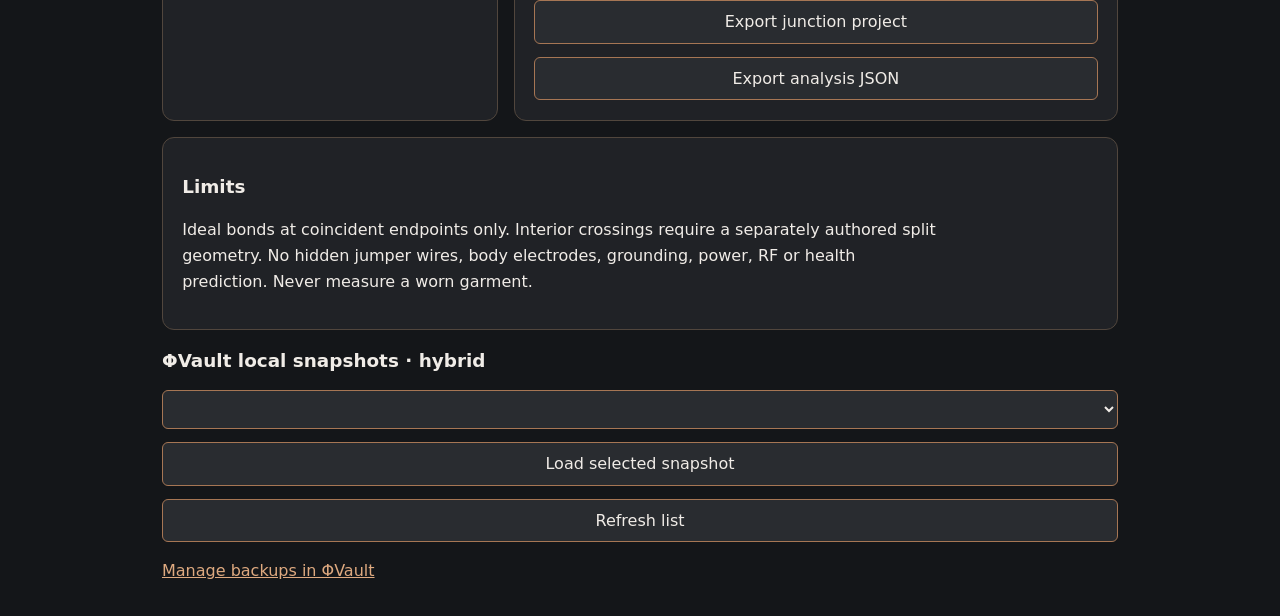
<file: workbench/junction.html>
<!doctype html><html lang="en"><head><meta charset="utf-8"><meta name="viewport" content="width=device-width,initial-scale=1"><title>ΦJunction | CopperPhiWear</title><link rel="stylesheet" href="style.css"><style>a{color:#dfaa80}pre{white-space:pre-wrap;overflow-wrap:anywhere}#network svg{width:100%;height:auto}#bonds button{margin:.25rem 0}#network{background:#17191c;padding:1rem}</style></head><body><main><header><p class="eyebrow">COPPERPHIWEAR / V1.0 DEVELOPMENT</p><h1>ΦJunction</h1><p><a href="../index.html">All modules</a> · <a href="textile.html">ΦTextile</a></p><p>Explicit electrical topology for detached swatch concepts only.</p></header><section class="layout"><section><h2>Source geometry</h2><label>Pattern<select id="pattern"></select></label><label>Tile size (mm)<input id="size" type="number" min="10" max="1000" value="100"></label><button id="new">Create isolated network</button><label>Import hybrid project<input id="hybrid" type="file" accept=".json,application/json"></label><label>Import junction project<input id="import" type="file" accept=".json,application/json"></label><h2>Endpoint selection</h2><label>Endpoint A<select id="a"></select></label><label>Endpoint B<select id="b"></select></label><button id="bond">Add coincident endpoint bond</button><button id="terminals">Set analysis terminals</button><label>Documented yarn resistance (Ω/m; optional)<input id="rate" type="number" min=".000001" max="100000000" step="any"></label><button id="apply">Apply material value</button><h2>Explicit bonds</h2><div id="bonds"></div></section><section><h2>Network inspection</h2><div id="network" role="img" aria-label="Network components and selected endpoints"></div><p>Each color identifies a component (colors repeat). Endpoint selectors disambiguate coincident points; no crossing is automatically joined.</p><p id="status" role="status"></p><pre id="metrics"></pre><button id="export">Export junction project</button><button id="report">Export analysis JSON</button></section></section><aside><h2>Limits</h2><p>Ideal bonds at coincident endpoints only. Interior crossings require a separately authored split geometry. No hidden jumper wires, body electrodes, grounding, power, RF or health prediction. Never measure a worn garment.</p></aside></main><script type="module" src="junction-app.mjs"></script></body></html>
</file>
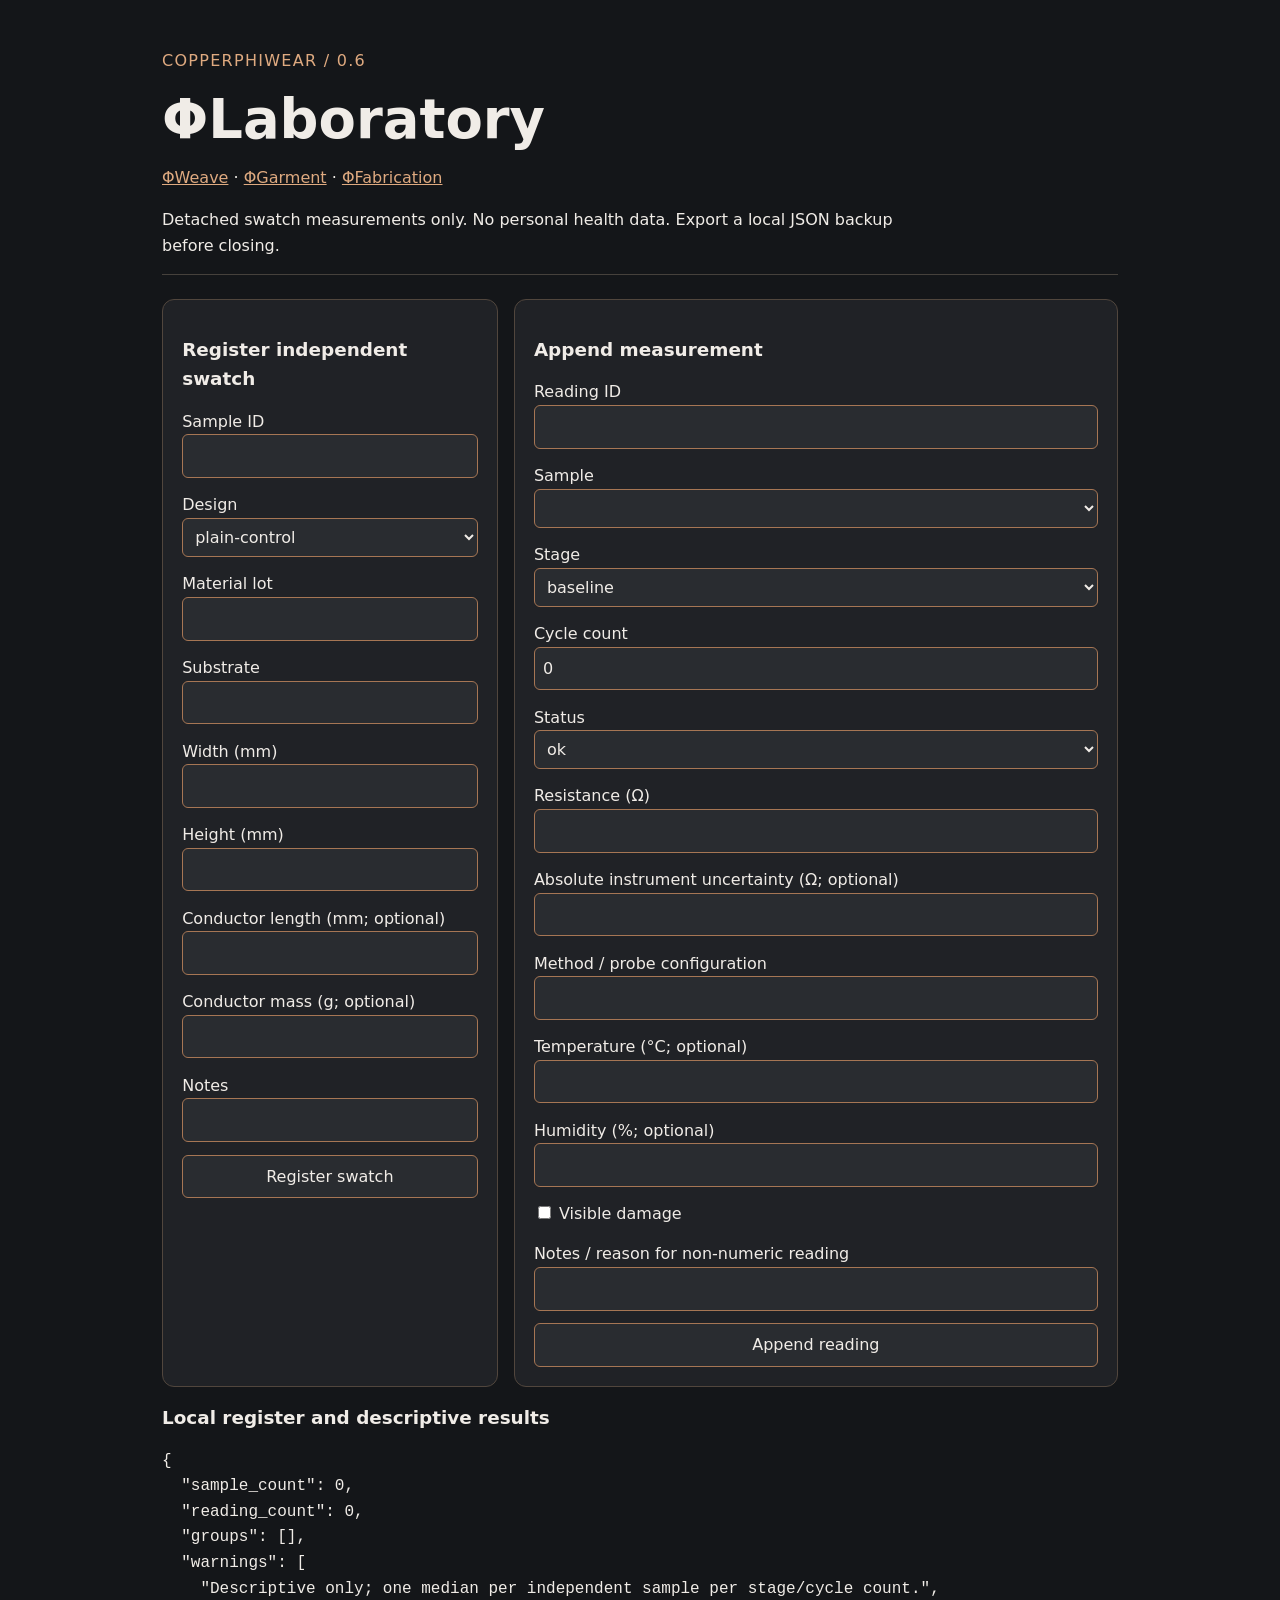
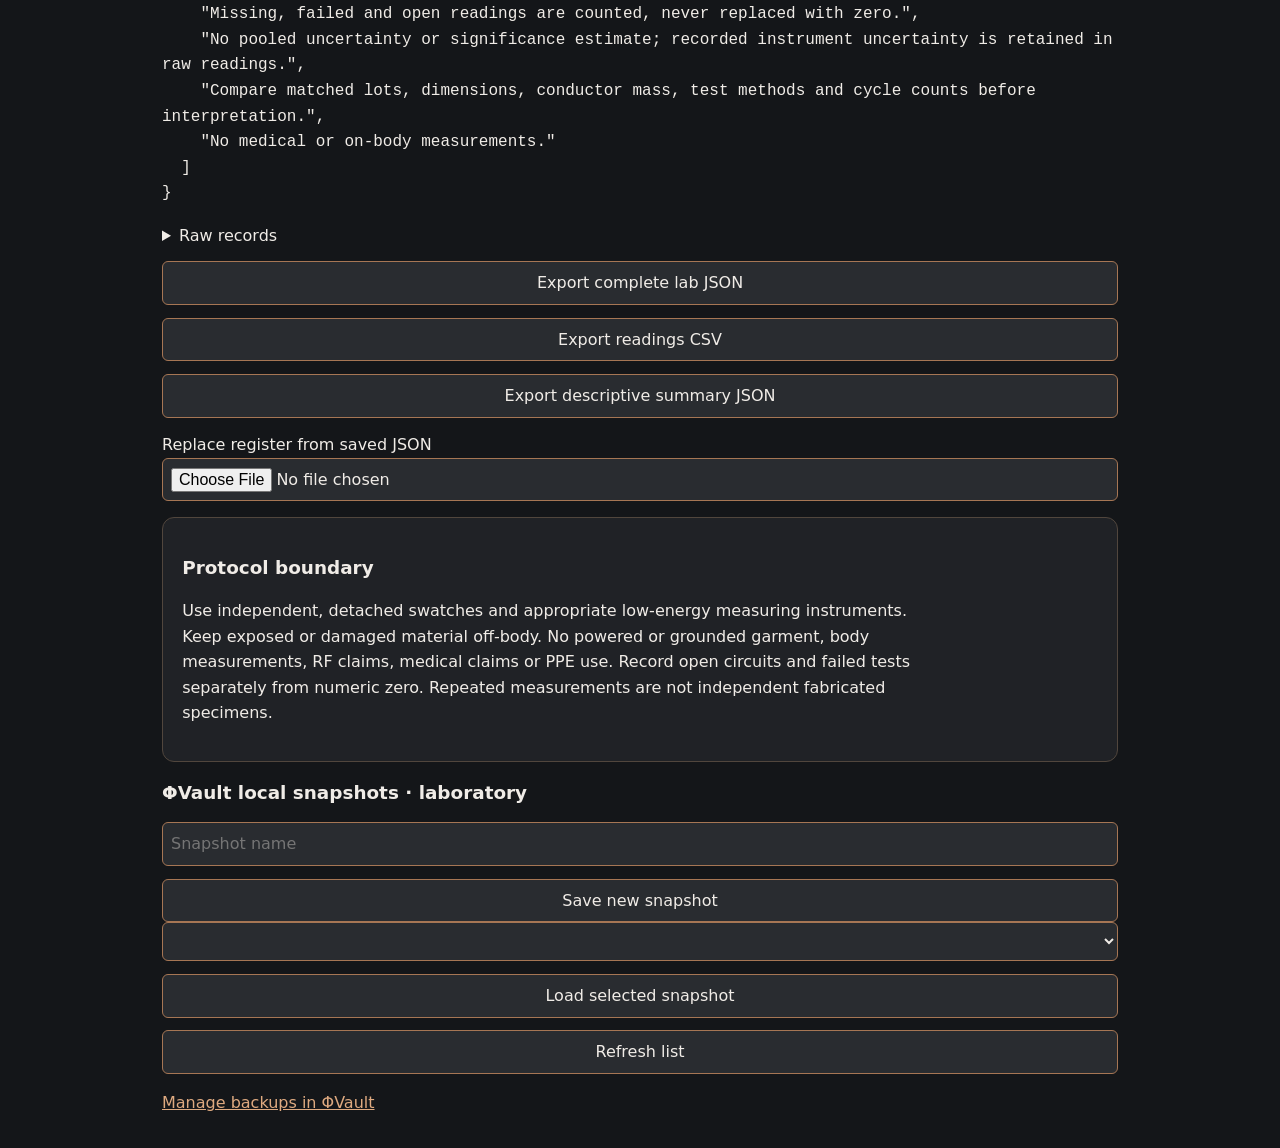
<file: workbench/laboratory.html>
<!doctype html><html lang="en"><head><meta charset="utf-8"><meta name="viewport" content="width=device-width,initial-scale=1"><title>ΦLaboratory | CopperPhiWear</title><link rel="stylesheet" href="style.css"><style>a{color:#dfaa80}pre{white-space:pre-wrap;overflow-wrap:anywhere}input[type=checkbox]{width:auto}</style></head><body><main><header><p class="eyebrow">COPPERPHIWEAR / 0.6</p><h1>ΦLaboratory</h1><p><a href="index.html">ΦWeave</a> · <a href="garment.html">ΦGarment</a> · <a href="fabrication.html">ΦFabrication</a></p><p>Detached swatch measurements only. No personal health data. Export a local JSON backup before closing.</p></header><section class="layout"><form id="sample"><h2>Register independent swatch</h2><label>Sample ID<input name="id" required maxlength="48" pattern="[A-Za-z0-9_\-]+"></label><label>Design<select name="design" id="design"></select></label><label>Material lot<input name="lot" required maxlength="160"></label><label>Substrate<input name="substrate" required maxlength="160"></label><label>Width (mm)<input name="widthMm" type="number" step="any" min="1" max="1000" required></label><label>Height (mm)<input name="heightMm" type="number" step="any" min="1" max="1000" required></label><label>Conductor length (mm; optional)<input name="conductorLengthMm" type="number" step="any" min="0"></label><label>Conductor mass (g; optional)<input name="conductorMassG" type="number" step="any" min="0"></label><label>Notes<input name="notes" maxlength="500"></label><button>Register swatch</button></form>
<form id="reading"><h2>Append measurement</h2><label>Reading ID<input name="id" required maxlength="48" pattern="[A-Za-z0-9_\-]+"></label><label>Sample<select name="sampleId" id="samples" required></select></label><label>Stage<select name="stage"><option>baseline</option><option>flex</option><option>abrasion</option></select></label><label>Cycle count<input name="cycles" type="number" value="0" min="0" step="1" required></label><label>Status<select name="status" id="readingStatus"><option>ok</option><option>open</option><option>failed</option><option>missing</option></select></label><label>Resistance (Ω)<input name="resistanceOhm" id="resistance" type="number" step="any" min="0" required></label><label>Absolute instrument uncertainty (Ω; optional)<input name="uncertaintyOhm" id="uncertainty" type="number" step="any" min="0"></label><label>Method / probe configuration<input name="method" required maxlength="200"></label><label>Temperature (°C; optional)<input name="tempC" type="number" step="any"></label><label>Humidity (%; optional)<input name="humidityPct" type="number" step="any" min="0" max="100"></label><label><input name="damage" type="checkbox"> Visible damage</label><label>Notes / reason for non-numeric reading<input name="notes" maxlength="500"></label><button>Append reading</button></form></section>
<p id="status" role="status"></p><section><h2>Local register and descriptive results</h2><pre id="summary"></pre><details><summary>Raw records</summary><pre id="raw"></pre></details><button id="save">Export complete lab JSON</button><button id="csv">Export readings CSV</button><button id="report">Export descriptive summary JSON</button><label for="import">Replace register from saved JSON</label><input id="import" type="file" accept=".json,application/json"></section><aside><h2>Protocol boundary</h2><p>Use independent, detached swatches and appropriate low-energy measuring instruments. Keep exposed or damaged material off-body. No powered or grounded garment, body measurements, RF claims, medical claims or PPE use. Record open circuits and failed tests separately from numeric zero. Repeated measurements are not independent fabricated specimens.</p></aside></main><script type="module" src="laboratory-app.mjs"></script></body></html>
</file>
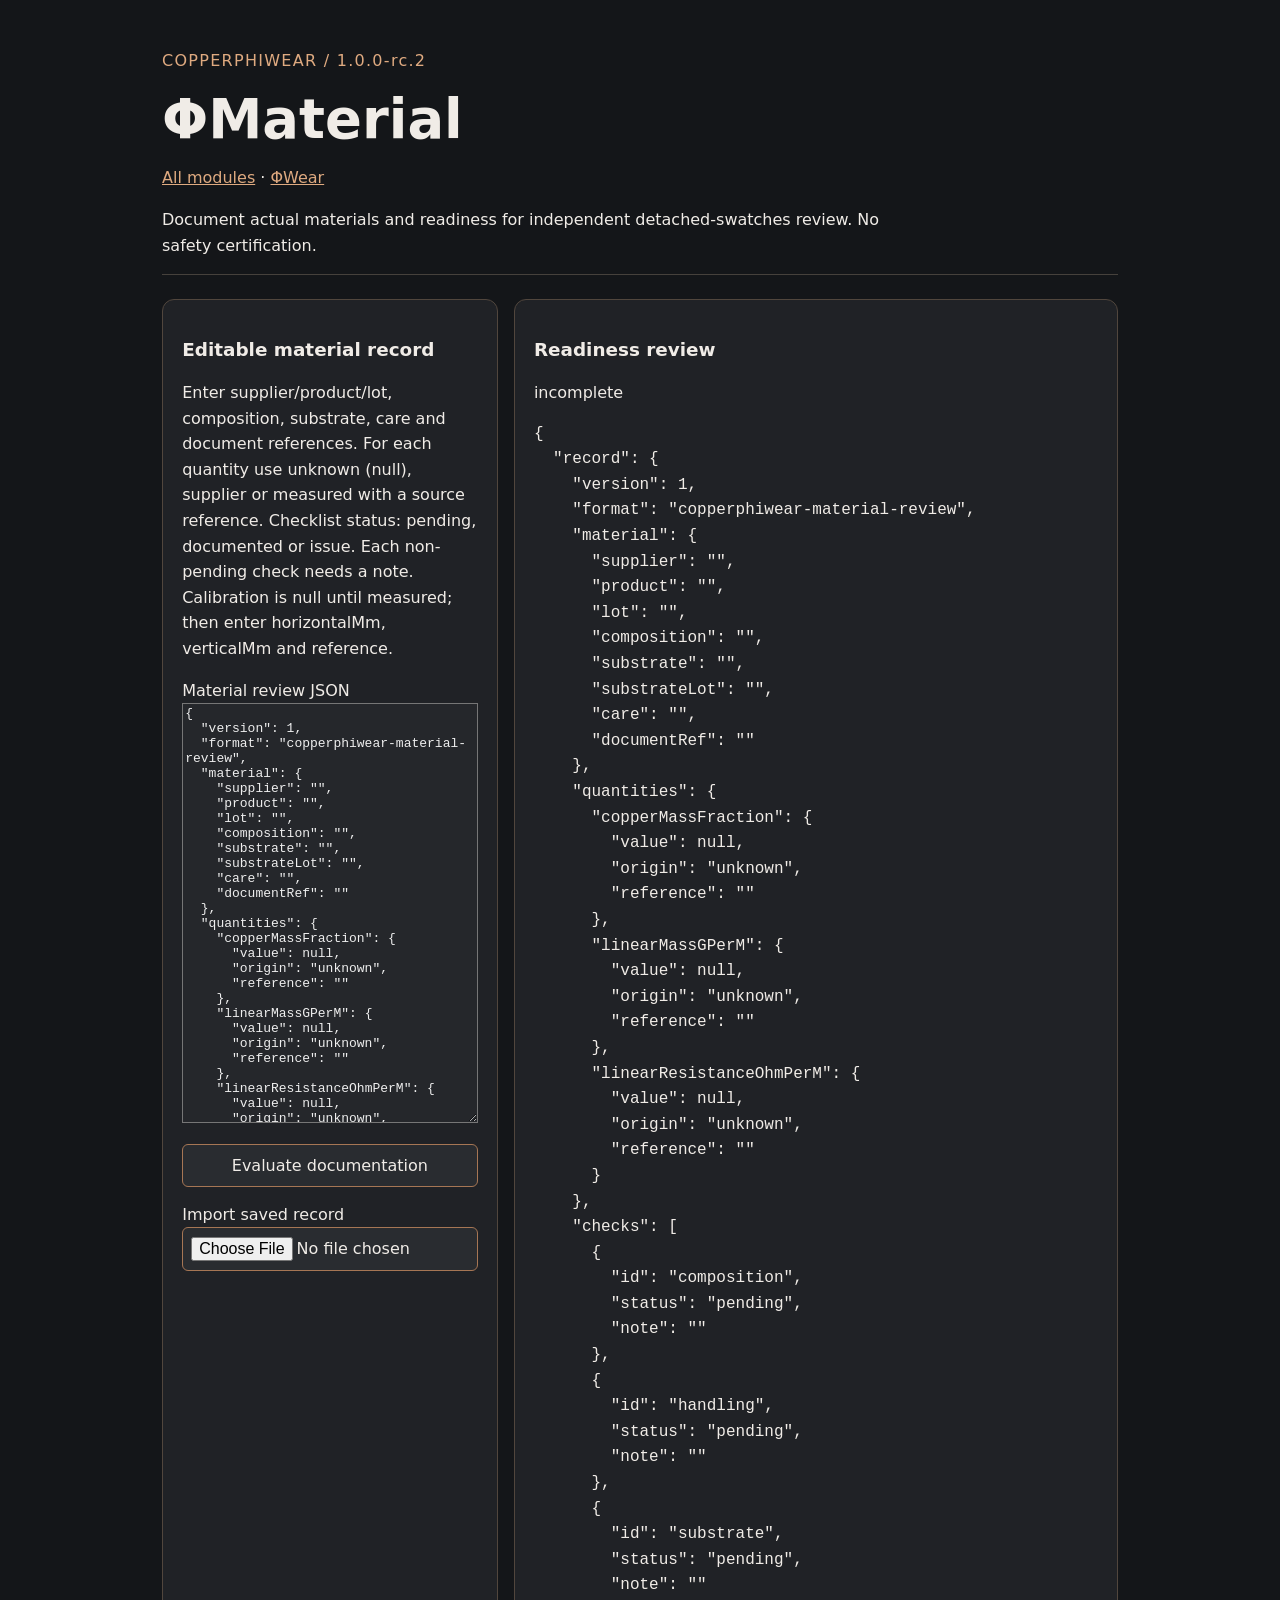
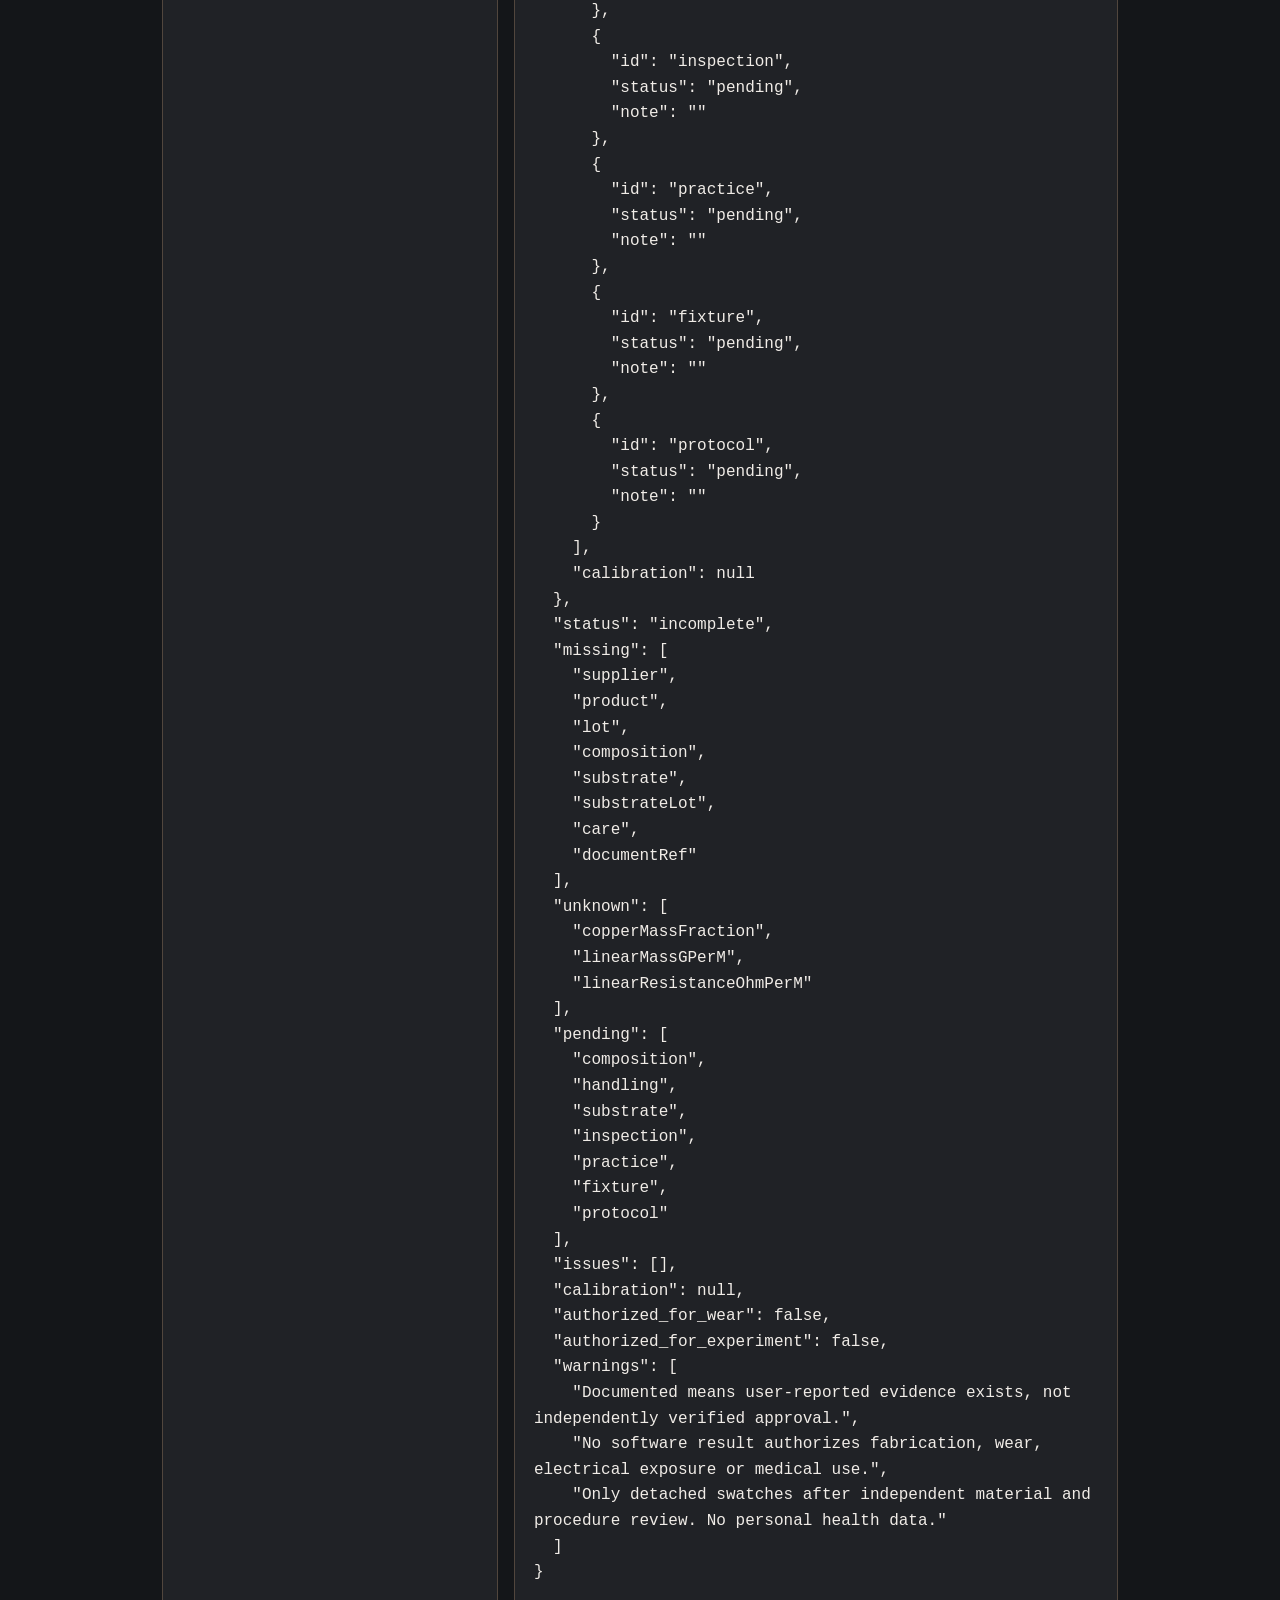
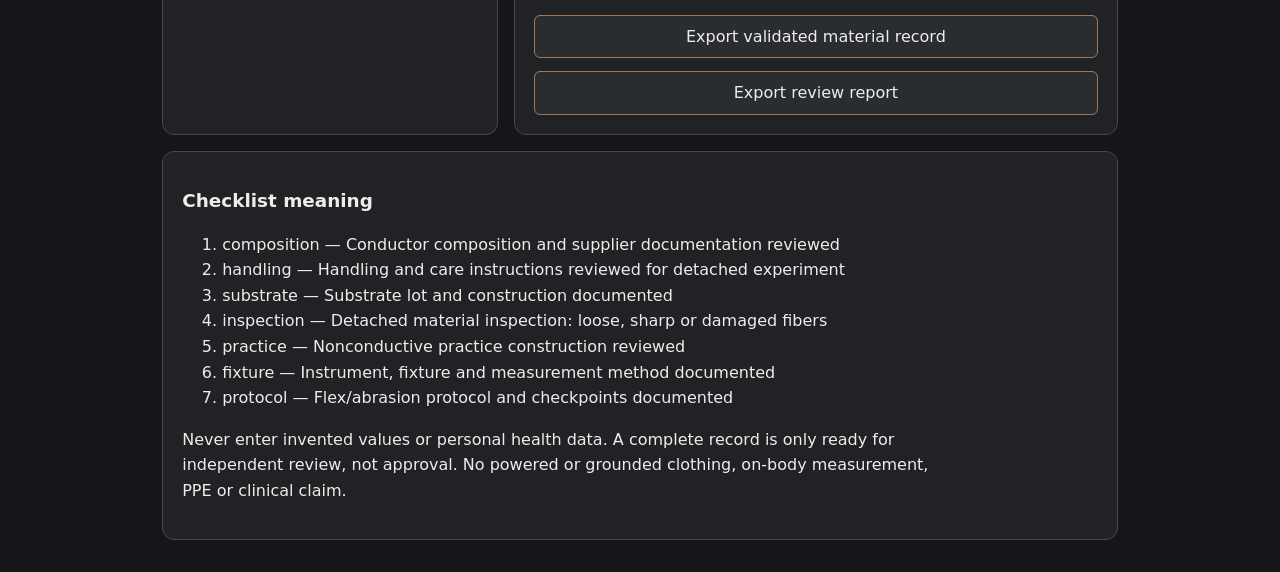
<file: workbench/material.html>
<!doctype html><html lang="en"><head><meta charset="utf-8"><meta name="viewport" content="width=device-width,initial-scale=1"><title>ΦMaterial | CopperPhiWear</title><link rel="stylesheet" href="style.css"><style>a{color:#dfaa80}textarea{width:100%;min-height:420px;background:#25272b;color:#eee;font:13px monospace}pre{white-space:pre-wrap;overflow-wrap:anywhere}</style></head><body><main><header><p class="eyebrow">COPPERPHIWEAR / 1.0.0-rc.2</p><h1>ΦMaterial</h1><p><a href="../index.html">All modules</a> · <a href="wear.html">ΦWear</a></p><p>Document actual materials and readiness for independent detached-swatches review. No safety certification.</p></header><section class="layout"><section><h2>Editable material record</h2><p>Enter supplier/product/lot, composition, substrate, care and document references. For each quantity use unknown (null), supplier or measured with a source reference. Checklist status: pending, documented or issue. Each non-pending check needs a note. Calibration is null until measured; then enter horizontalMm, verticalMm and reference.</p><label for="record">Material review JSON</label><textarea id="record" spellcheck="false"></textarea><button id="evaluate">Evaluate documentation</button><label>Import saved record<input id="import" type="file" accept=".json,application/json"></label></section><section><h2>Readiness review</h2><p id="status" role="status"></p><pre id="result"></pre><button id="export" disabled>Export validated material record</button><button id="report" disabled>Export review report</button></section></section><aside><h2>Checklist meaning</h2><ol id="checks"></ol><p>Never enter invented values or personal health data. A complete record is only ready for independent review, not approval. No powered or grounded clothing, on-body measurement, PPE or clinical claim.</p></aside></main><script type="module" src="material-app.mjs"></script></body></html>
</file>
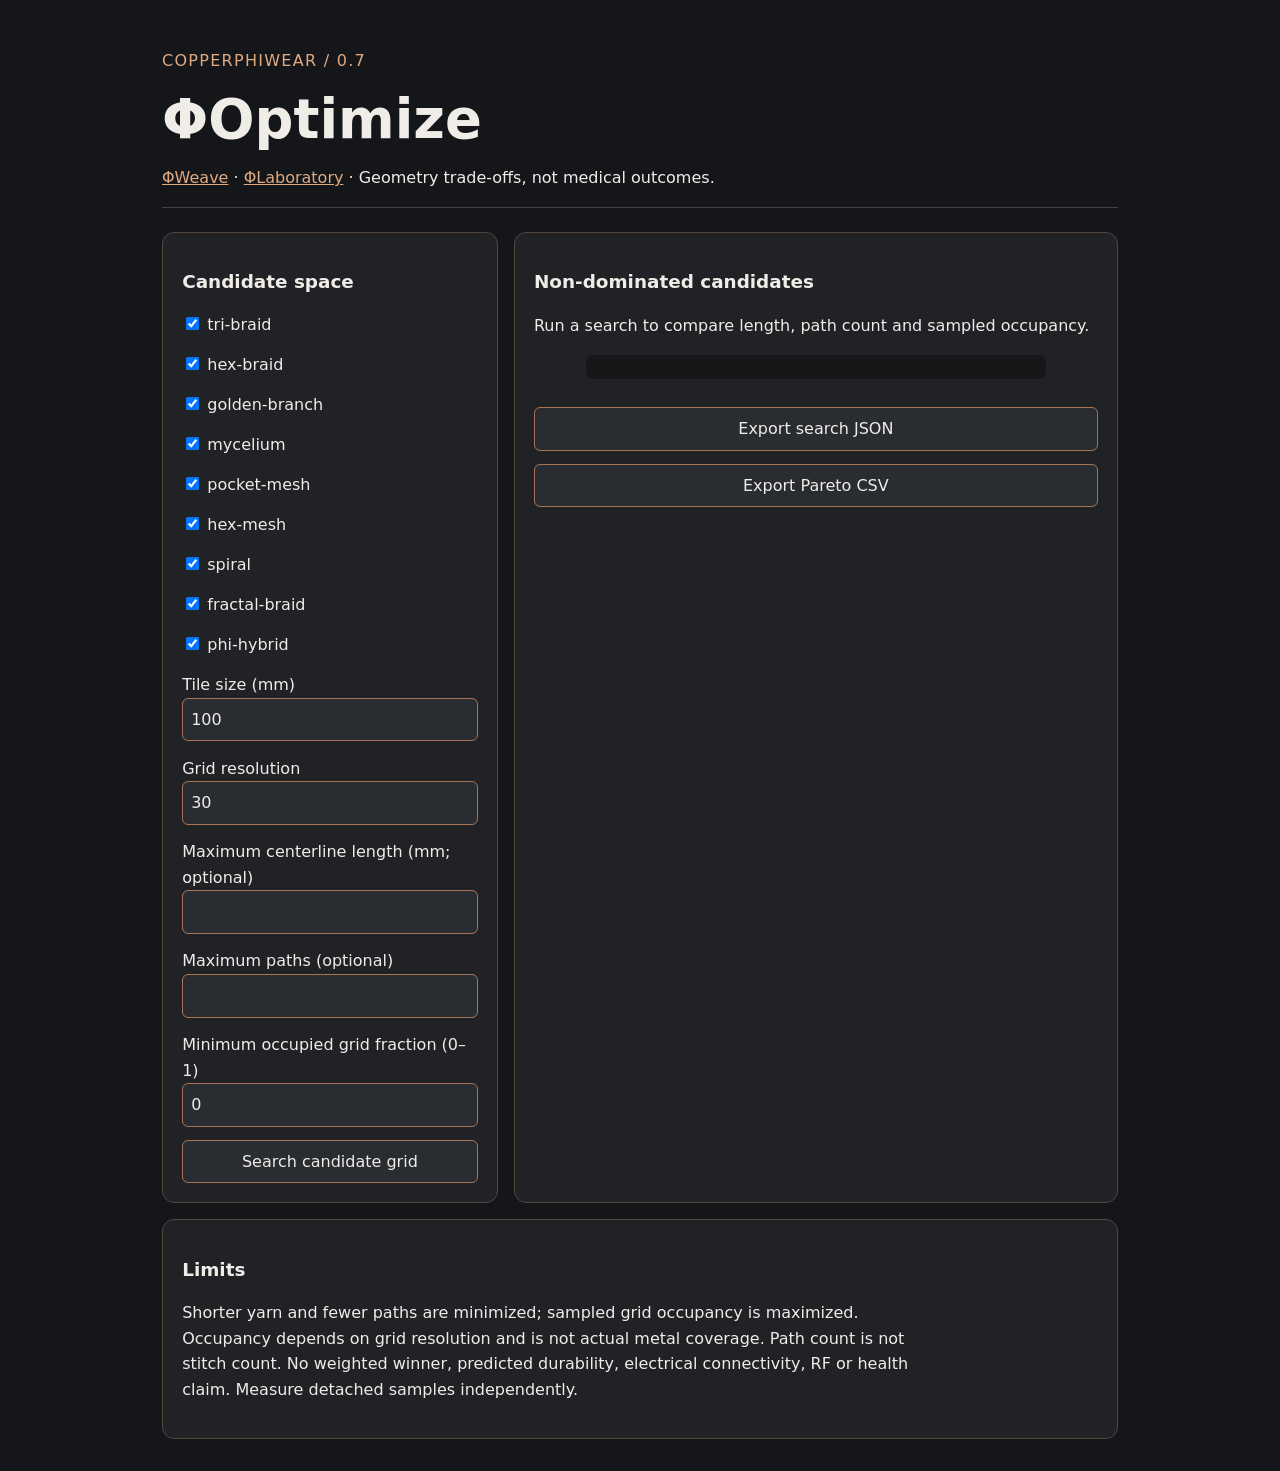
<file: workbench/optimize.html>
<!doctype html><html lang="en"><head><meta charset="utf-8"><meta name="viewport" content="width=device-width,initial-scale=1"><title>ΦOptimize | CopperPhiWear</title><link rel="stylesheet" href="style.css"><style>a{color:#dfaa80}pre{white-space:pre-wrap;overflow-wrap:anywhere}#families label{display:block}#families input{width:auto}#results{max-height:520px;overflow:auto}#preview svg{width:100%;height:auto}</style></head><body><main><header><p class="eyebrow">COPPERPHIWEAR / 0.7</p><h1>ΦOptimize</h1><p><a href="index.html">ΦWeave</a> · <a href="laboratory.html">ΦLaboratory</a> · Geometry trade-offs, not medical outcomes.</p></header><section class="layout"><form id="search"><h2>Candidate space</h2><div id="families"></div><label>Tile size (mm)<input id="size" type="number" min="10" max="1000" step="1" value="100" required></label><label>Grid resolution<input id="resolution" type="number" min="10" max="60" step="1" value="30" required></label><label>Maximum centerline length (mm; optional)<input id="length" type="number" min="0" step="any"></label><label>Maximum paths (optional)<input id="paths" type="number" min="1" step="1"></label><label>Minimum occupied grid fraction (0–1)<input id="occupancy" type="number" min="0" max="1" step="any" value="0" required></label><button>Search candidate grid</button></form><section><h2>Non-dominated candidates</h2><p id="status" role="status">Run a search to compare length, path count and sampled occupancy.</p><div id="results"></div><div id="preview" role="img" aria-label="Selected candidate geometry"></div><pre id="detail"></pre><button id="json" disabled>Export search JSON</button><button id="csv" disabled>Export Pareto CSV</button></section></section><aside><h2>Limits</h2><p>Shorter yarn and fewer paths are minimized; sampled grid occupancy is maximized. Occupancy depends on grid resolution and is not actual metal coverage. Path count is not stitch count. No weighted winner, predicted durability, electrical connectivity, RF or health claim. Measure detached samples independently.</p></aside></main><script type="module" src="optimize-app.mjs"></script></body></html>
</file>
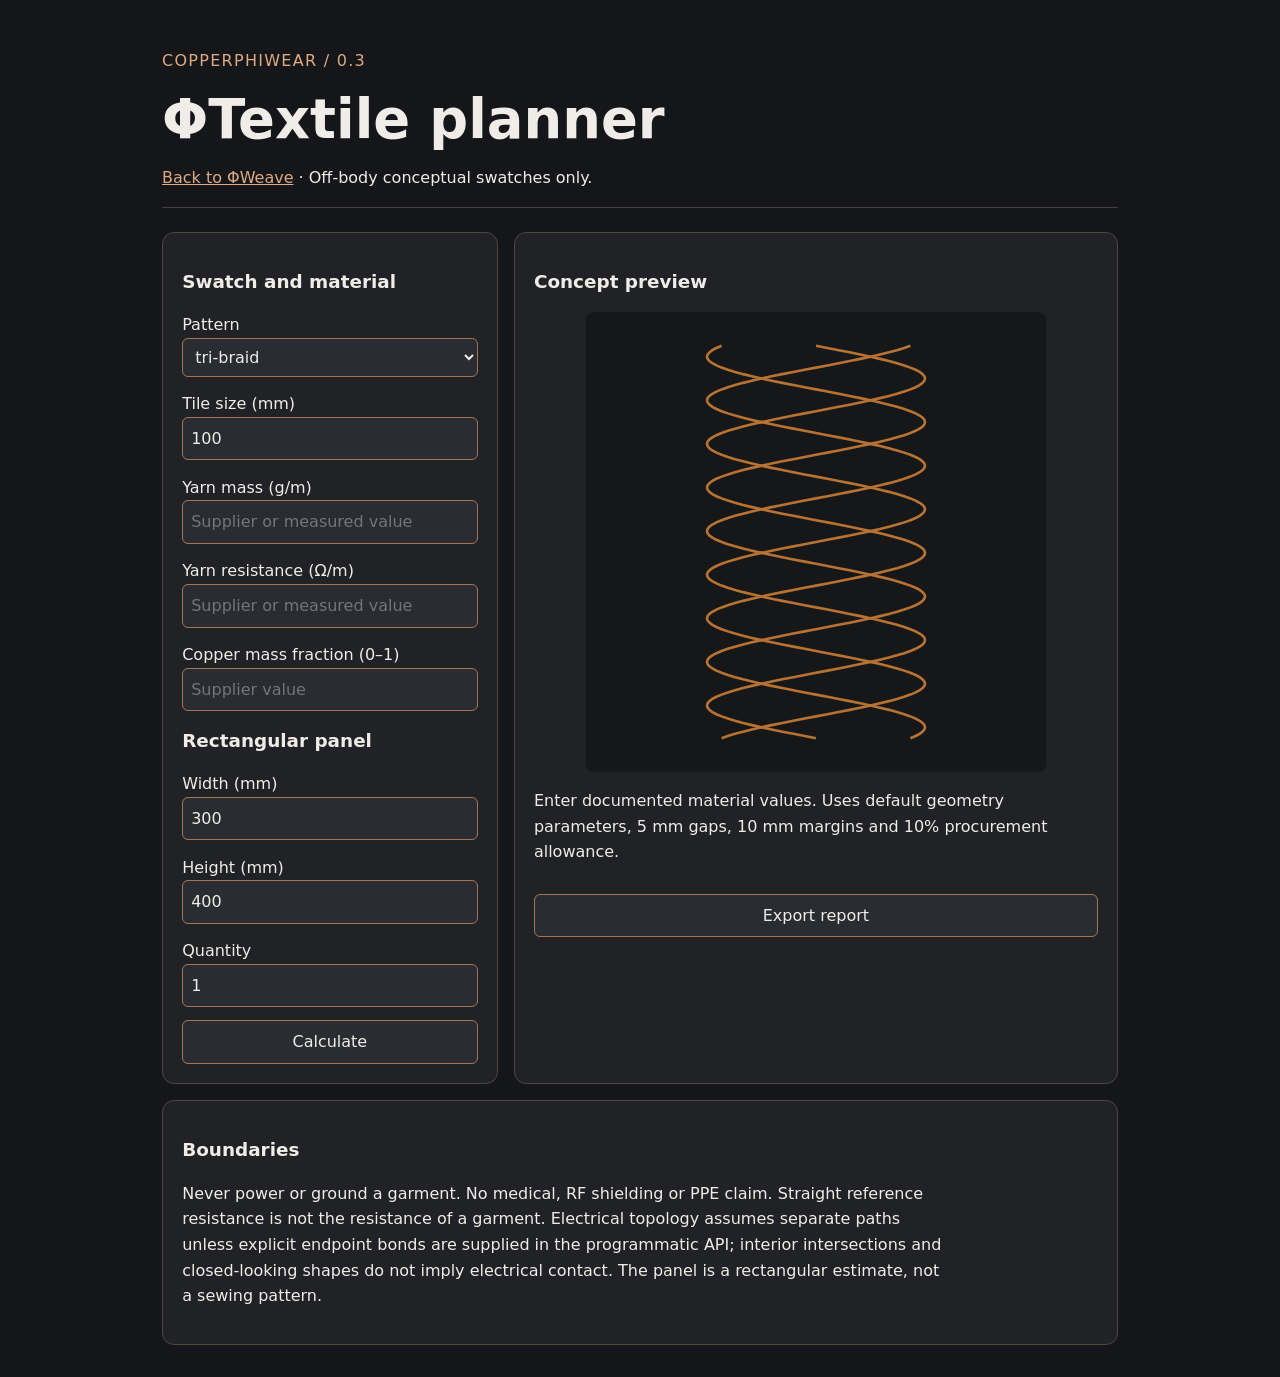
<file: workbench/textile.html>
<!doctype html><html lang="en"><head><meta charset="utf-8"><meta name="viewport" content="width=device-width,initial-scale=1"><title>ΦTextile | CopperPhiWear</title><link rel="stylesheet" href="style.css"></head><body><main><header><p class="eyebrow">COPPERPHIWEAR / 0.3</p><h1>ΦTextile planner</h1><p><a href="index.html" style="color:#dfaa80">Back to ΦWeave</a> · Off-body conceptual swatches only.</p></header><section class="layout"><form id="form"><h2>Swatch and material</h2><label for="pattern">Pattern</label><select id="pattern"></select><label for="size">Tile size (mm)</label><input id="size" type="number" min="10" max="1000" step="1" value="100" required><label for="mass">Yarn mass (g/m)</label><input id="mass" type="number" min="0.000001" step="any" placeholder="Supplier or measured value" required><label for="resistance">Yarn resistance (Ω/m)</label><input id="resistance" type="number" min="0.000001" step="any" placeholder="Supplier or measured value" required><label for="copper">Copper mass fraction (0–1)</label><input id="copper" type="number" min="0" max="1" step="any" placeholder="Supplier value" required><h2>Rectangular panel</h2><label for="width">Width (mm)</label><input id="width" type="number" value="300" required><label for="height">Height (mm)</label><input id="height" type="number" value="400" required><label for="quantity">Quantity</label><input id="quantity" type="number" value="1" min="1" max="100" required><button type="submit">Calculate</button></form><section><h2>Concept preview</h2><div id="preview" role="img" aria-label="Concept swatch"></div><p id="status" role="status">Enter documented material values. Uses default geometry parameters, 5 mm gaps, 10 mm margins and 10% procurement allowance.</p><pre id="result" style="white-space:pre-wrap"></pre><button id="export" disabled>Export report</button></section></section><aside><h2>Boundaries</h2><p>Never power or ground a garment. No medical, RF shielding or PPE claim. Straight reference resistance is not the resistance of a garment. Electrical topology assumes separate paths unless explicit endpoint bonds are supplied in the programmatic API; interior intersections and closed-looking shapes do not imply electrical contact. The panel is a rectangular estimate, not a sewing pattern.</p></aside></main><script type="module" src="textile-app.mjs"></script></body></html>
</file>
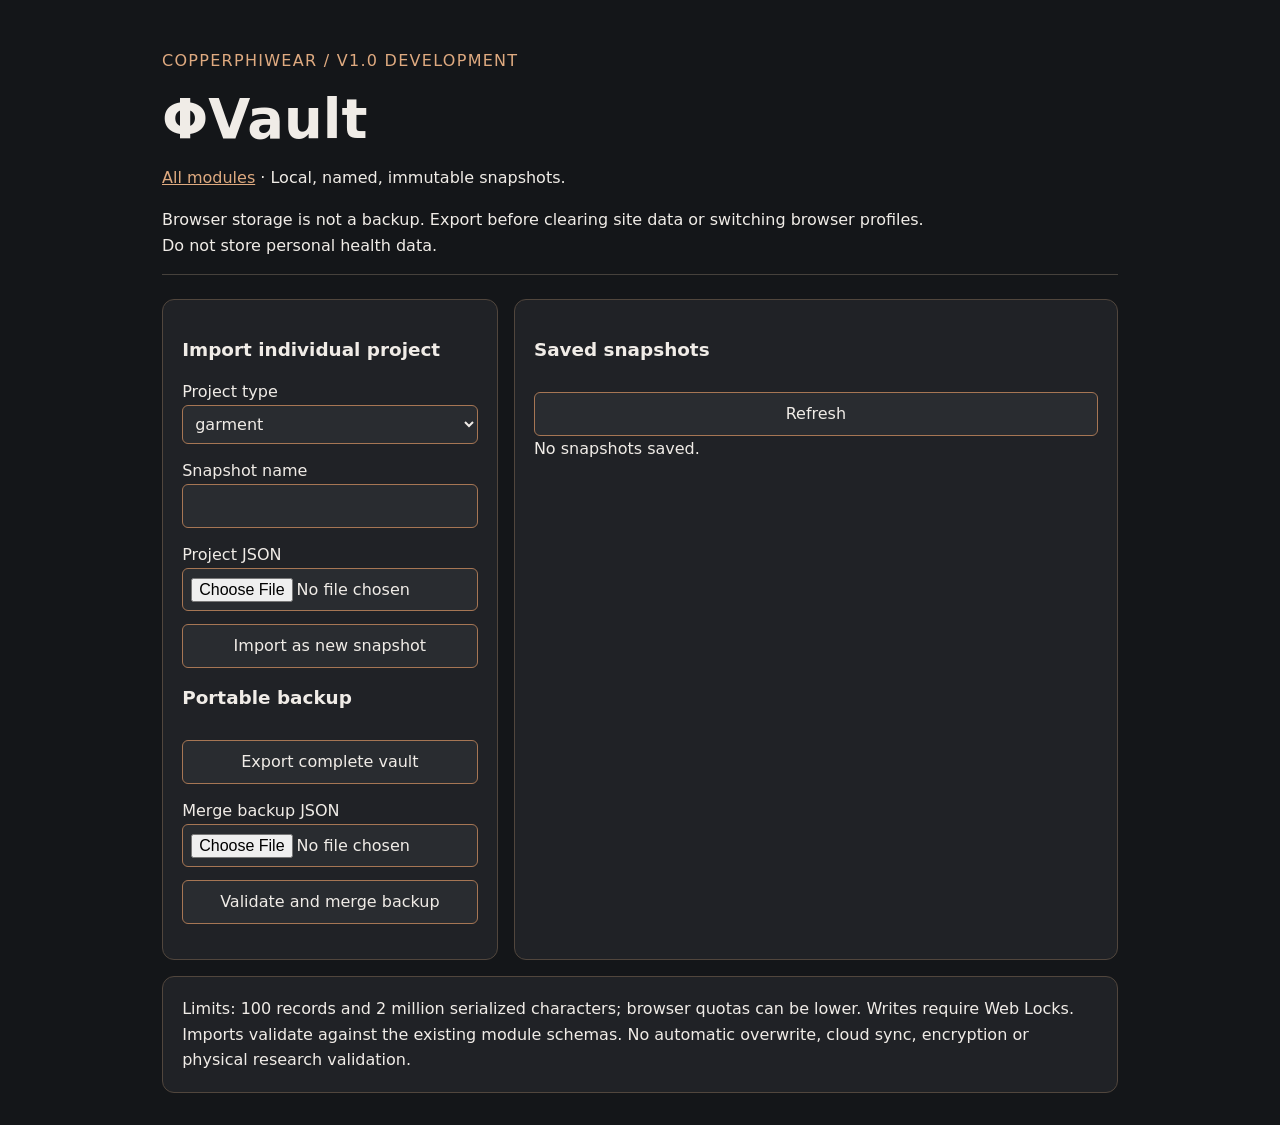
<file: workbench/vault.html>
<!doctype html><html lang="en"><head><meta charset="utf-8"><meta name="viewport" content="width=device-width,initial-scale=1"><title>ΦVault | CopperPhiWear</title><link rel="stylesheet" href="style.css"><style>a{color:#dfaa80}.record{border:1px solid #51463d;border-radius:8px;padding:1rem;margin:.7rem 0;overflow-wrap:anywhere}</style></head><body><main><header><p class="eyebrow">COPPERPHIWEAR / V1.0 DEVELOPMENT</p><h1>ΦVault</h1><p><a href="../index.html">All modules</a> · Local, named, immutable snapshots.</p><p>Browser storage is not a backup. Export before clearing site data or switching browser profiles. Do not store personal health data.</p></header><section class="layout"><section><h2>Import individual project</h2><label>Project type<select id="kind"><option>garment</option><option>hybrid</option><option>laboratory</option></select></label><label>Snapshot name<input id="name" maxlength="100"></label><label>Project JSON<input id="project" type="file" accept=".json,application/json"></label><button id="add">Import as new snapshot</button><h2>Portable backup</h2><button id="backup">Export complete vault</button><label>Merge backup JSON<input id="merge" type="file" accept=".json,application/json"></label><button id="restore">Validate and merge backup</button><p id="status" role="status"></p></section><section><h2>Saved snapshots</h2><button id="refresh">Refresh</button><div id="records"></div></section></section><aside>Limits: 100 records and 2 million serialized characters; browser quotas can be lower. Writes require Web Locks. Imports validate against the existing module schemas. No automatic overwrite, cloud sync, encryption or physical research validation.</aside></main><script type="module" src="vault-app.mjs"></script></body></html>
</file>
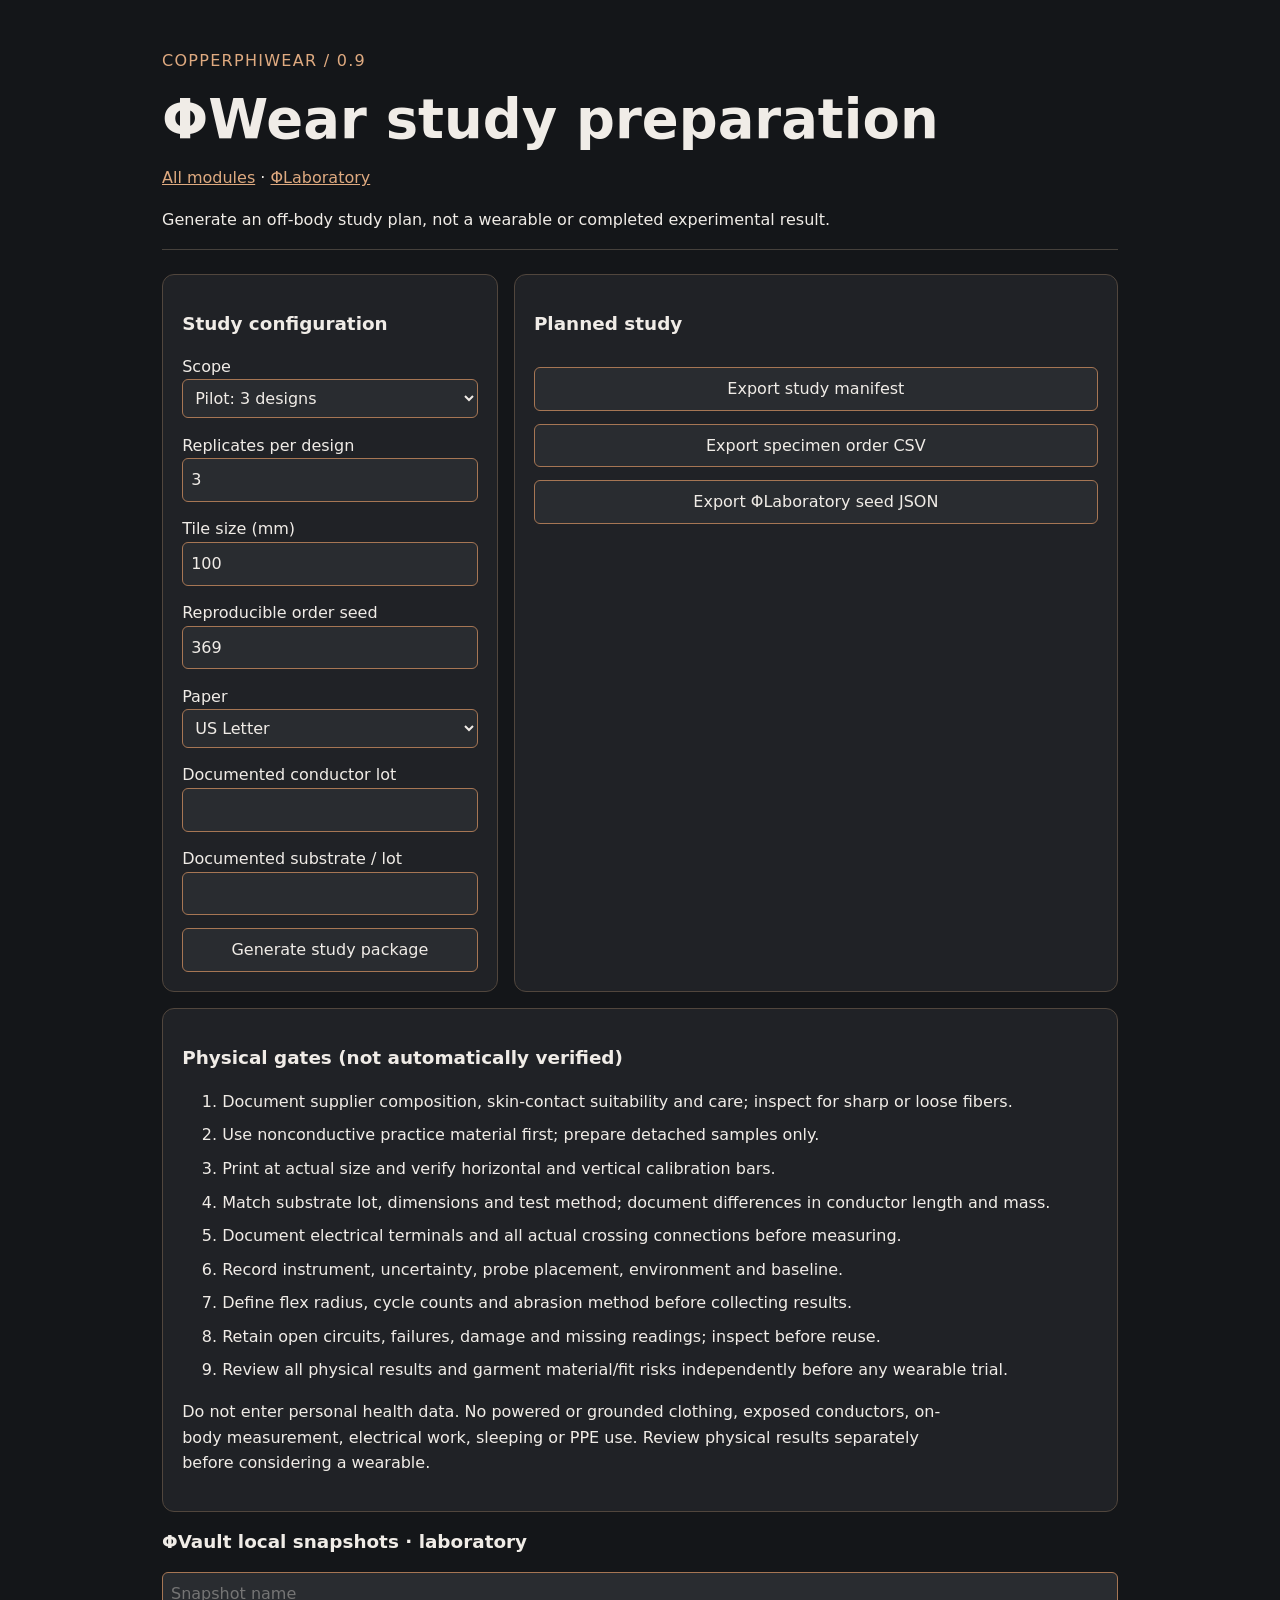
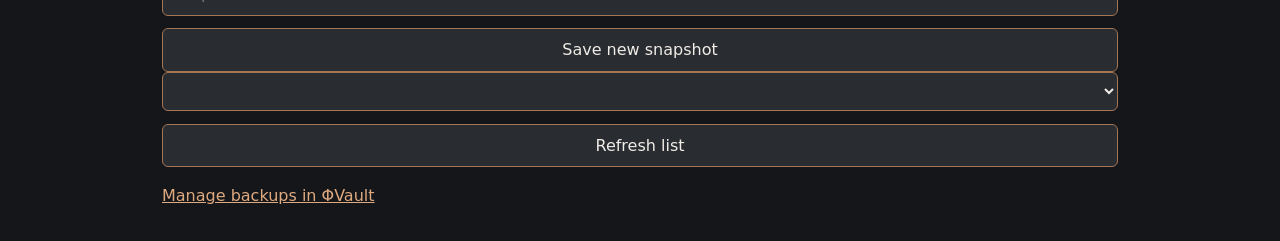
<file: workbench/wear.html>
<!doctype html><html lang="en"><head><meta charset="utf-8"><meta name="viewport" content="width=device-width,initial-scale=1"><title>ΦWear | CopperPhiWear</title><link rel="stylesheet" href="style.css"><style>a{color:#dfaa80}pre{white-space:pre-wrap;overflow-wrap:anywhere}li{margin:.5em 0}</style></head><body><main><header><p class="eyebrow">COPPERPHIWEAR / 0.9</p><h1>ΦWear study preparation</h1><p><a href="../index.html">All modules</a> · <a href="laboratory.html">ΦLaboratory</a></p><p>Generate an off-body study plan, not a wearable or completed experimental result.</p></header><section class="layout"><form id="study"><h2>Study configuration</h2><label>Scope<select id="scope"><option value="pilot">Pilot: 3 designs</option><option value="full">Full: 11 designs</option></select></label><label>Replicates per design<input id="replicates" type="number" min="3" max="9" value="3" required></label><label>Tile size (mm)<input id="size" type="number" min="10" max="180" value="100" required></label><label>Reproducible order seed<input id="seed" type="number" min="0" max="4294967295" value="369" required></label><label>Paper<select id="paper"><option value="letter">US Letter</option><option value="a4">A4</option></select></label><label>Documented conductor lot<input id="lot" required maxlength="160"></label><label>Documented substrate / lot<input id="substrate" required maxlength="160"></label><button>Generate study package</button></form><section><h2>Planned study</h2><p id="status" role="status"></p><pre id="summary"></pre><button id="json" disabled>Export study manifest</button><button id="csv" disabled>Export specimen order CSV</button><button id="lab" disabled>Export ΦLaboratory seed JSON</button><div id="refs"></div></section></section><aside><h2>Physical gates (not automatically verified)</h2><ol id="checks"></ol><p>Do not enter personal health data. No powered or grounded clothing, exposed conductors, on-body measurement, electrical work, sleeping or PPE use. Review physical results separately before considering a wearable.</p></aside></main><script type="module" src="wear-app.mjs"></script></body></html>
</file>
<file: workbench/style.css>
*{box-sizing:border-box}body{margin:0;background:#141619;color:#f0ece7;font:16px/1.6 system-ui,sans-serif}main{max-width:1020px;margin:auto;padding:2rem}header{border-bottom:1px solid #46413c;margin-bottom:1.5rem}h1{font-size:clamp(2rem,5vw,3.4rem);line-height:1.1;margin:.3rem 0}h2{font-size:1.15rem}.eyebrow,small{color:#dfaa80;letter-spacing:.08em}.layout{display:grid;grid-template-columns:minmax(230px,1fr) minmax(0,1.8fr);gap:1rem}.layout>*,aside{border:1px solid #51463d;border-radius:12px;padding:1.2rem;background:#202226}label{display:block;margin-top:.9rem}select,input,button{font:inherit;color:inherit;background:#292c30;border:1px solid #a67654;border-radius:6px;padding:.5rem;width:100%}input[type=range]{padding:0;accent-color:#d29461}button{cursor:pointer;margin-top:.8rem}button:focus-visible,select:focus-visible,input:focus-visible{outline:3px solid #efc399;outline-offset:3px}#preview{max-width:460px;margin:auto;background:#161719;border-radius:8px;padding:12px}#preview svg{width:100%;height:auto;display:block}.metrics,.actions{display:flex;gap:1rem;flex-wrap:wrap}.metrics>div{flex:1;min-width:110px}.metrics strong{display:block;font-size:1.5rem}.actions button{flex:1}aside{margin-top:1rem}output{float:right;color:#e4b28b}p{max-width:75ch}@media(max-width:650px){main{padding:1rem}.layout{grid-template-columns:1fr}}
</file>
